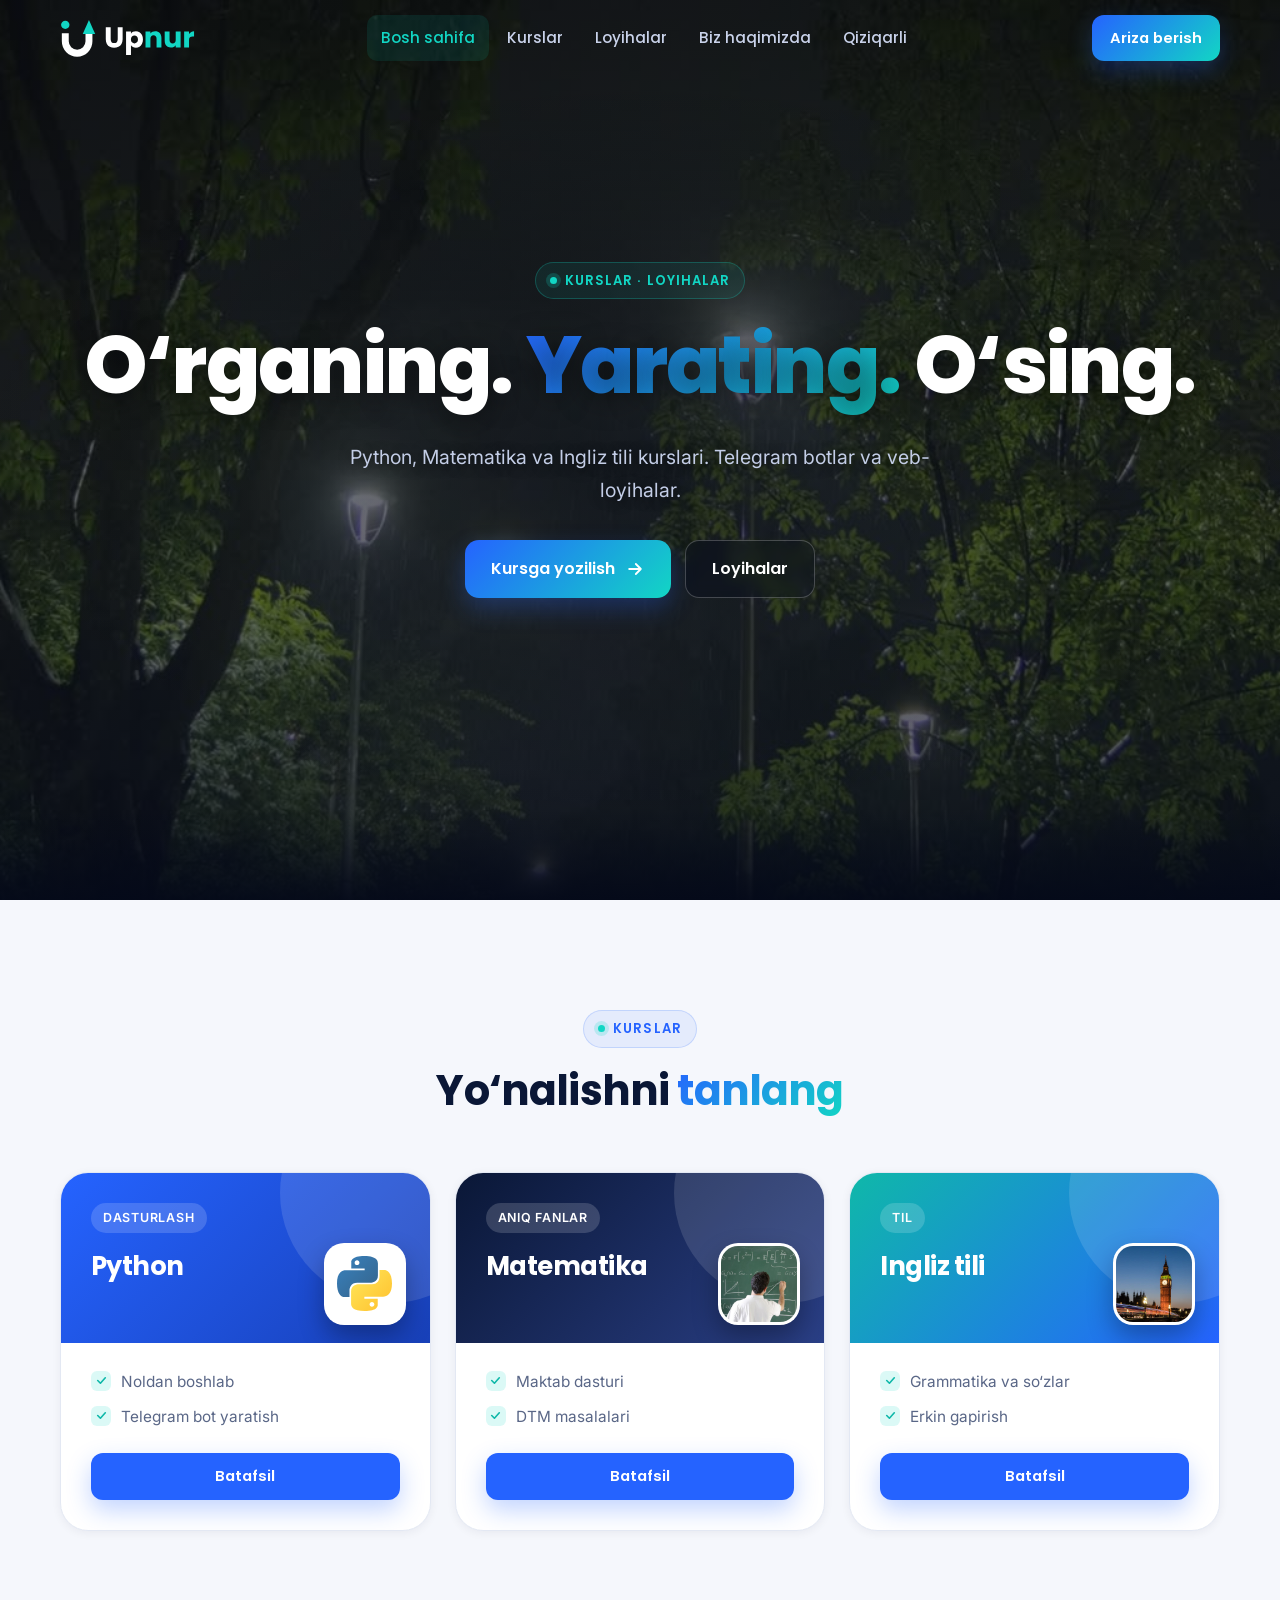
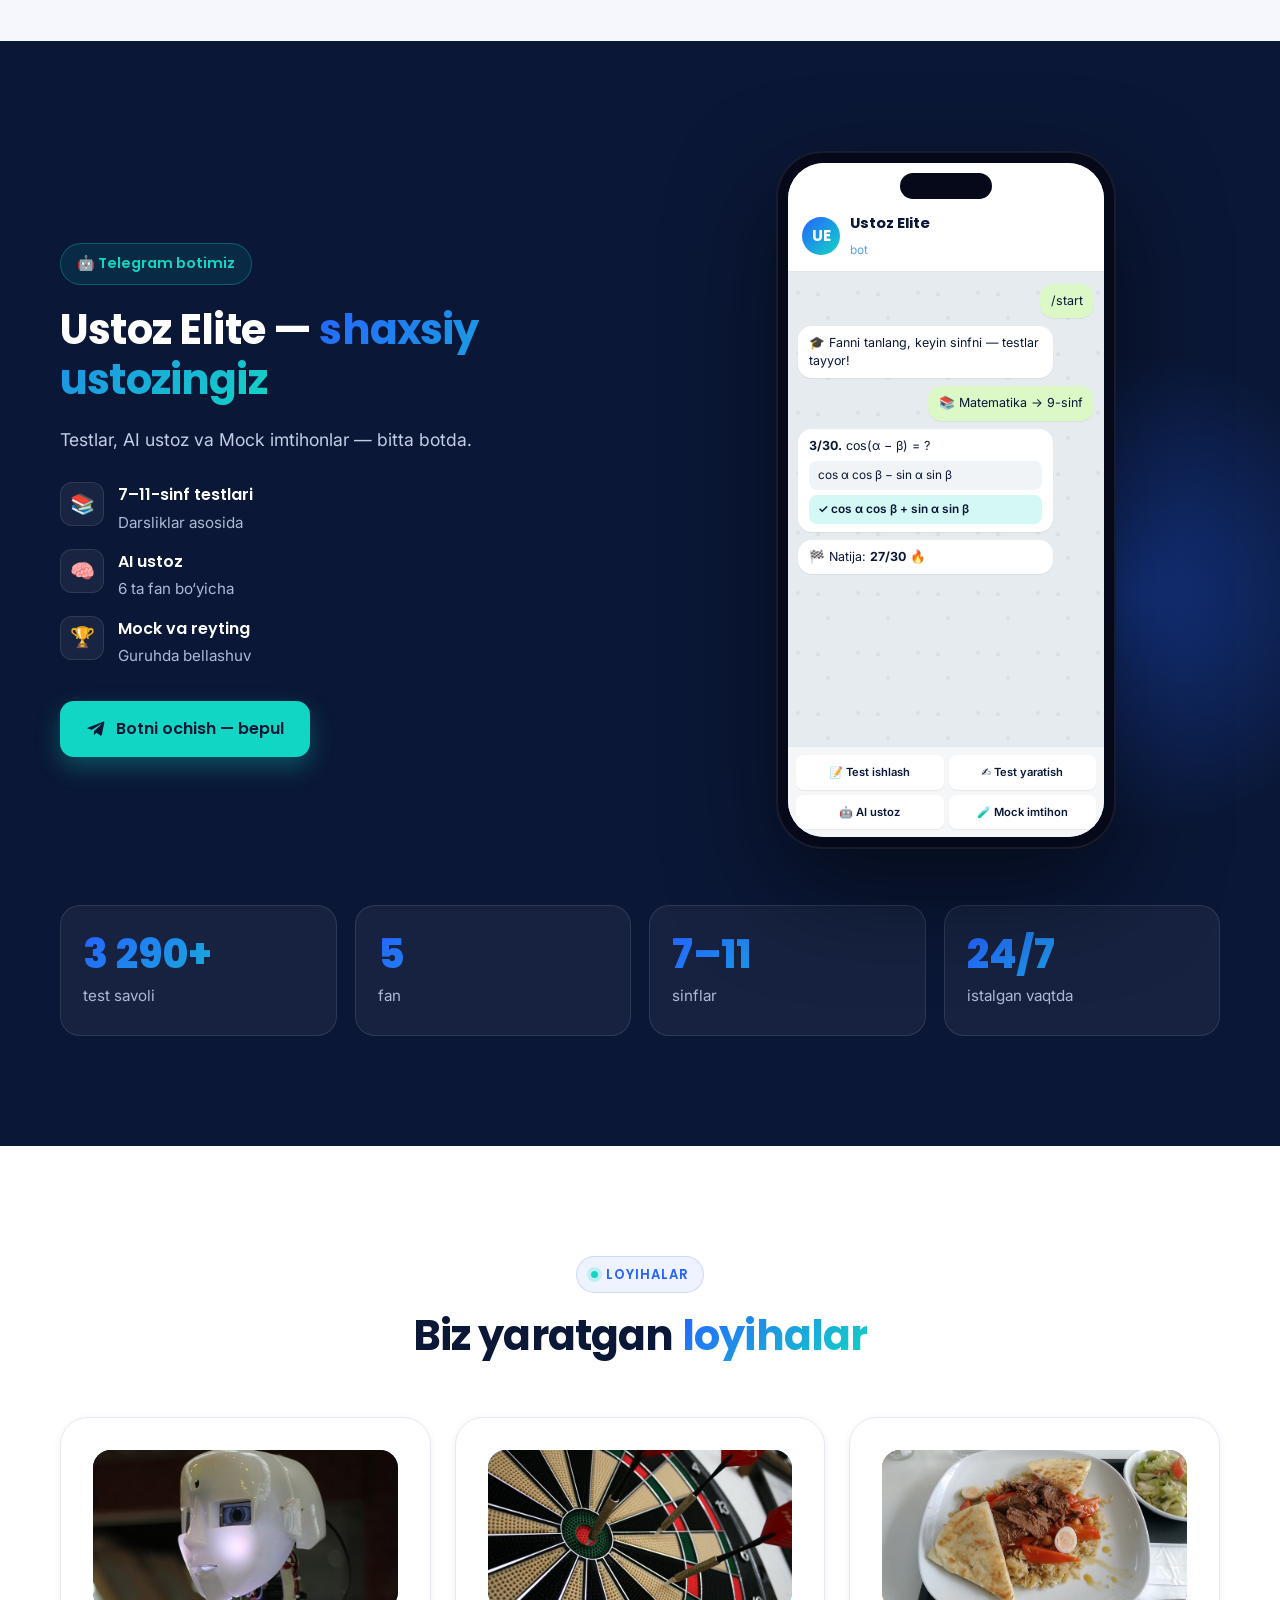
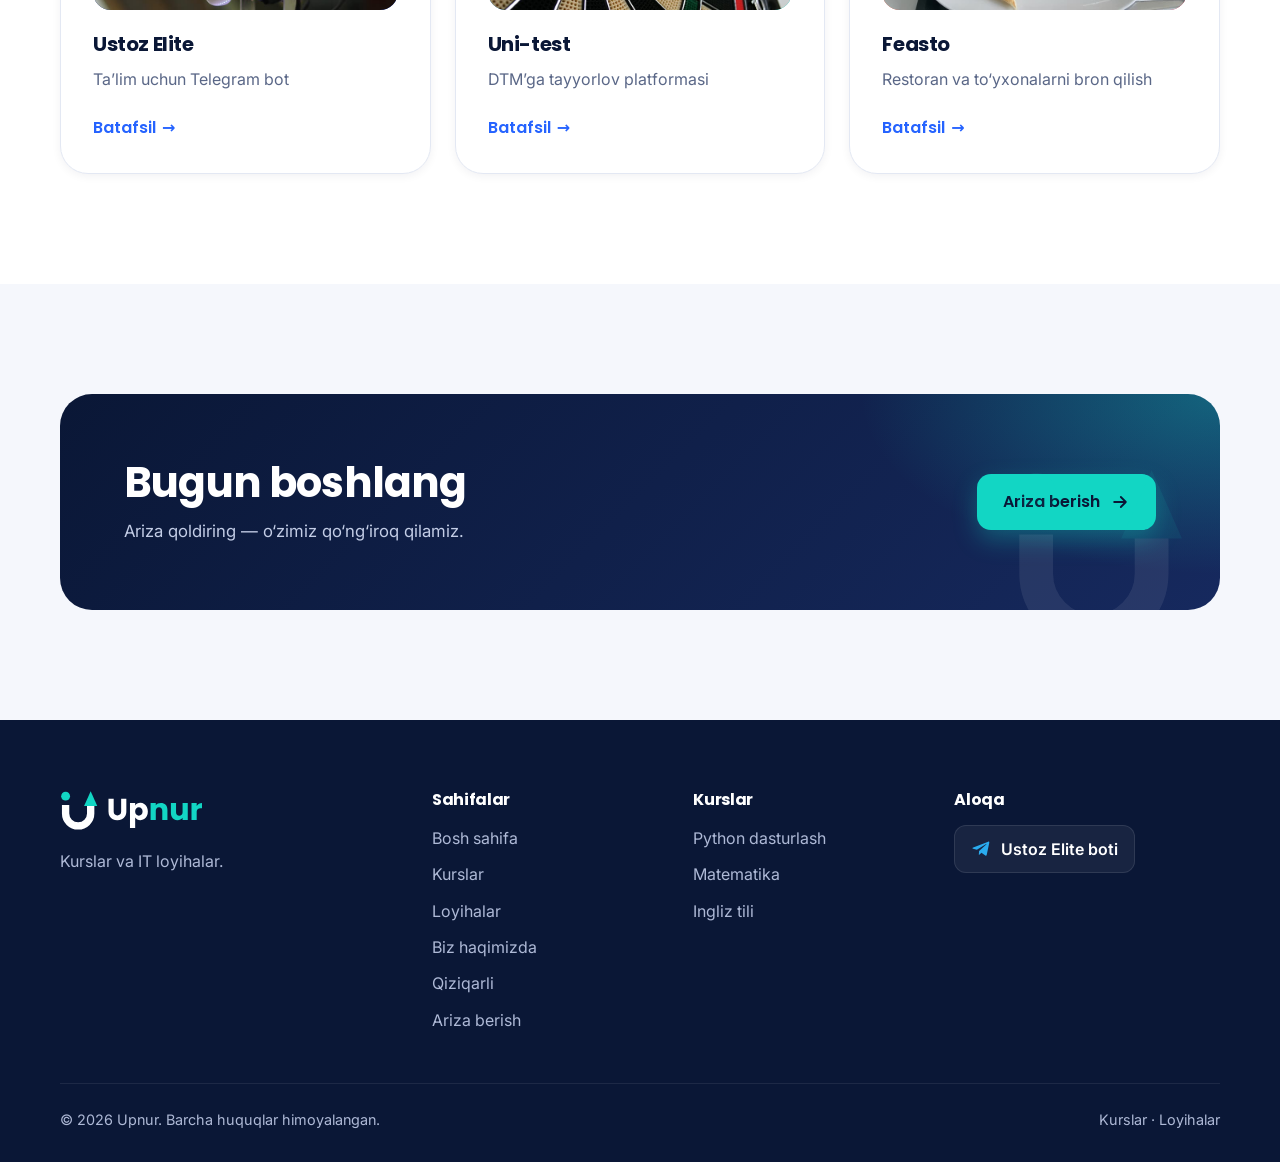
<file: index.html>
<!doctype html>
<html lang="uz">
<head>
<meta charset="utf-8">
<meta name="viewport" content="width=device-width, initial-scale=1, viewport-fit=cover">
<title>Upnur — kurslar va IT loyihalar</title>
<meta name="description" content="Python, Matematika va Ingliz tili kurslari. Telegram botlar va veb-loyihalar.">
<meta name="theme-color" content="#0A1736">
<meta property="og:type" content="website">
<meta property="og:title" content="Upnur — kurslar va IT loyihalar">
<meta property="og:description" content="Python, Matematika va Ingliz tili kurslari. Telegram botlar va veb-loyihalar.">
<meta property="og:image" content="assets/img/og.png">
<link rel="icon" type="image/svg+xml" href="assets/img/icon.svg">
<link rel="apple-touch-icon" href="assets/img/apple-touch-icon.png">
<link rel="preconnect" href="https://fonts.googleapis.com">
<link rel="preconnect" href="https://fonts.gstatic.com" crossorigin>
<link href="https://fonts.googleapis.com/css2?family=Inter:wght@400;500;600&family=JetBrains+Mono:wght@400;500&family=Poppins:wght@500;600;700;800&display=swap" rel="stylesheet">
<link rel="stylesheet" href="css/style.css">
</head>
<body>
<a class="hp" href="#main">Asosiy mazmunga o'tish</a>
<header class="header header--dark">
  <div class="container header__inner">
    <a class="logo" href="index.html" aria-label="Upnur — bosh sahifa">
      <img class="logo--dark" src="assets/img/logo.svg" alt="Upnur" width="200" height="56">
      <img class="logo--light" src="assets/img/logo-white.svg" alt="Upnur" width="200" height="56">
    </a>
    <nav class="nav" aria-label="Asosiy menyu"><a href="index.html" class="is-active" aria-current="page">Bosh sahifa</a><a href="kurslar.html">Kurslar</a><a href="loyihalar.html">Loyihalar</a><a href="biz-haqimizda.html">Biz haqimizda</a><a href="qiziqarli.html">Qiziqarli</a></nav>
    <div class="header__cta">
      <a class="btn btn--grad btn--sm" href="ariza.html">Ariza berish</a>
      <button class="burger" type="button" aria-label="Menyu" aria-expanded="false"><span></span></button>
    </div>
  </div>
</header>
<div class="mobile-menu" role="dialog" aria-label="Menyu">
  <a class="m-link is-active" href="index.html">Bosh sahifa</a><a class="m-link" href="kurslar.html">Kurslar</a><a class="m-link" href="loyihalar.html">Loyihalar</a><a class="m-link" href="biz-haqimizda.html">Biz haqimizda</a><a class="m-link" href="qiziqarli.html">Qiziqarli</a>
  <a class="m-link" href="ariza.html">Ariza berish</a>
  <a class="btn btn--teal btn--block" data-elite href="https://t.me/educomibot" target="_blank" rel="noopener"><svg viewBox="0 0 24 24" fill="currentColor" aria-hidden="true"><path d="M21.94 4.6 18.9 19.04c-.23 1.02-.83 1.27-1.69.79l-4.66-3.43-2.25 2.16c-.25.25-.46.46-.94.46l.33-4.74 8.63-7.8c.38-.33-.08-.52-.58-.19L7.07 13.0 2.48 11.57c-1-.31-1.02-1 .21-1.48L20.6 3.2c.83-.31 1.56.19 1.34 1.4z"/></svg> Ustoz Elite botini ochish</a>
</div>
<main id="main">
<!-- ============ HERO: yomg'irli tungi tabiat ============ -->
<section class="hero hero--rain">
  <video class="rain-video" autoplay muted loop playsinline preload="auto" poster="assets/img/real/rain-poster.jpg" aria-hidden="true">
    <source src="assets/video/rain.mp4" type="video/mp4">
  </video>
  <div class="shade" aria-hidden="true"></div>
  <div class="container hero__center">
    <span class="eyebrow">Kurslar · Loyihalar</span>
    <h1>O‘rganing. <span class="grad-text">Yarating.</span> O‘sing.</h1>
    <p class="hero__lead">Python, Matematika va Ingliz tili kurslari. Telegram botlar va veb-loyihalar.</p>
    <div class="btn-row">
      <a class="btn btn--grad" href="ariza.html">Kursga yozilish <svg viewBox="0 0 24 24" fill="none" stroke="currentColor" stroke-width="2.2" stroke-linecap="round" stroke-linejoin="round" aria-hidden="true"><path d="M5 12h14M13 6l6 6-6 6"/></svg></a>
      <a class="btn btn--ghost" href="loyihalar.html">Loyihalar</a>
    </div>
  </div>
</section>

<!-- ============ KURSLAR ============ -->
<section class="section">
  <div class="container">
    <div class="section-head reveal">
      <span class="eyebrow">Kurslar</span>
      <h2>Yo‘nalishni <span class="grad-text">tanlang</span></h2>
    </div>
    <div class="grid grid-3">
      <article class="card course course--py reveal">
        <div class="course__top"><span class="tag">Dasturlash</span><h3>Python</h3><span class="course__emoji"><img class="ph ph--logo" src="assets/img/real/python.svg" alt="" loading="lazy"></span></div>
        <div class="course__body">
          <ul><li>Noldan boshlab</li><li>Telegram bot yaratish</li></ul>
          <a class="btn btn--sm" href="kurslar.html#python">Batafsil</a>
        </div>
      </article>
      <article class="card course course--math reveal" data-delay="1">
        <div class="course__top"><span class="tag">Aniq fanlar</span><h3>Matematika</h3><span class="course__emoji"><img class="ph" src="assets/img/real/math.jpg" alt="" loading="lazy"></span></div>
        <div class="course__body">
          <ul><li>Maktab dasturi</li><li>DTM masalalari</li></ul>
          <a class="btn btn--sm" href="kurslar.html#matematika">Batafsil</a>
        </div>
      </article>
      <article class="card course course--eng reveal" data-delay="2">
        <div class="course__top"><span class="tag">Til</span><h3>Ingliz tili</h3><span class="course__emoji"><img class="ph" src="assets/img/real/english.jpg" alt="" loading="lazy"></span></div>
        <div class="course__body">
          <ul><li>Grammatika va so‘zlar</li><li>Erkin gapirish</li></ul>
          <a class="btn btn--sm" href="kurslar.html#ingliz">Batafsil</a>
        </div>
      </article>
    </div>
  </div>
</section>

<!-- ============ USTOZ ELITE REKLAMA ============ -->
<section class="section section--dark" id="ustoz-elite">
  <div class="promo__glow"></div>
  <div class="container promo">
    <div class="reveal">
      <span class="promo__badge">🤖 Telegram botimiz</span>
      <h2>Ustoz Elite — <span class="grad-text">shaxsiy ustozingiz</span></h2>
      <p class="promo__lead">Testlar, AI ustoz va Mock imtihonlar — bitta botda.</p>
      <ul class="features">
        <li><span class="f-ic">📚</span><div><b>7–11-sinf testlari</b><span>Darsliklar asosida</span></div></li>
        <li><span class="f-ic">🧠</span><div><b>AI ustoz</b><span>6 ta fan bo‘yicha</span></div></li>
        <li><span class="f-ic">🏆</span><div><b>Mock va reyting</b><span>Guruhda bellashuv</span></div></li>
      </ul>
      <a class="btn btn--teal" data-elite href="https://t.me/educomibot" target="_blank" rel="noopener"><svg viewBox="0 0 24 24" fill="currentColor" aria-hidden="true"><path d="M21.94 4.6 18.9 19.04c-.23 1.02-.83 1.27-1.69.79l-4.66-3.43-2.25 2.16c-.25.25-.46.46-.94.46l.33-4.74 8.63-7.8c.38-.33-.08-.52-.58-.19L7.07 13.0 2.48 11.57c-1-.31-1.02-1 .21-1.48L20.6 3.2c.83-.31 1.56.19 1.34 1.4z"/></svg> Botni ochish — bepul</a>
    </div>
    <div class="reveal" data-delay="1">
      <div class="phone" aria-label="Ustoz Elite boti ko‘rinishi">
        <div class="phone__screen">
          <div class="tg-top"><span class="ava">UE</span><div><b>Ustoz Elite</b><small>bot</small></div></div>
          <div class="tg-chat">
            <div class="msg msg--me">/start</div>
            <div class="msg">🎓 Fanni tanlang, keyin sinfni — testlar tayyor!</div>
            <div class="msg msg--me">📚 Matematika → 9-sinf</div>
            <div class="msg"><b>3/30.</b> cos(α − β) = ?
              <div class="poll"><span>cos α cos β − sin α sin β</span><span class="ok">✓ cos α cos β + sin α sin β</span></div>
            </div>
            <div class="msg">🏁 Natija: <b>27/30</b> 🔥</div>
          </div>
          <div class="tg-kb"><span>📝 Test ishlash</span><span>✍️ Test yaratish</span><span>🤖 AI ustoz</span><span>🧪 Mock imtihon</span></div>
        </div>
      </div>
    </div>
  </div>
  <div class="container" style="margin-top:56px">
    <div class="stats">
      <div class="stat reveal"><b class="grad-text" data-count="3870" data-suffix="+">3 870+</b><span>test savoli</span></div>
      <div class="stat reveal" data-delay="1"><b class="grad-text" data-count="6">6</b><span>fan</span></div>
      <div class="stat reveal" data-delay="2"><b class="grad-text">7–11</b><span>sinflar</span></div>
      <div class="stat reveal" data-delay="3"><b class="grad-text">24/7</b><span>istalgan vaqtda</span></div>
    </div>
  </div>
</section>

<!-- ============ LOYIHALAR ============ -->
<section class="section section--white">
  <div class="container">
    <div class="section-head reveal">
      <span class="eyebrow">Loyihalar</span>
      <h2>Biz yaratgan <span class="grad-text">loyihalar</span></h2>
    </div>
    <div class="grid grid-3">
      <a class="card mini-project reveal" href="loyihalar.html#ustoz-elite">
        <div class="thumb pv-elite"><img class="ph" src="assets/img/real/robot-wide.jpg" alt="" loading="lazy"></div>
        <h3>Ustoz Elite</h3>
        <p>Ta’lim uchun Telegram bot</p>
        <span class="more">Batafsil</span>
      </a>
      <a class="card mini-project reveal" data-delay="1" href="loyihalar.html#uni-test">
        <div class="thumb pv-uni"><img class="ph" src="assets/img/real/target-wide.jpg" alt="" loading="lazy"></div>
        <h3>Uni-test</h3>
        <p>DTM’ga tayyorlov platformasi</p>
        <span class="more">Batafsil</span>
      </a>
      <a class="card mini-project reveal" data-delay="2" href="loyihalar.html#feasto">
        <div class="thumb pv-feasto"><img class="ph" src="assets/img/real/food-wide.jpg" alt="" loading="lazy"></div>
        <h3>Feasto</h3>
        <p>Restoran va to‘yxonalarni bron qilish</p>
        <span class="more">Batafsil</span>
      </a>
    </div>
  </div>
</section>

<!-- ============ CTA ============ -->
<section class="section">
  <div class="container">
    <div class="cta reveal">
      <div>
        <h2>Bugun boshlang</h2>
        <p>Ariza qoldiring — o‘zimiz qo‘ng‘iroq qilamiz.</p>
      </div>
      <a class="btn btn--teal" href="ariza.html">Ariza berish <svg viewBox="0 0 24 24" fill="none" stroke="currentColor" stroke-width="2.2" stroke-linecap="round" stroke-linejoin="round" aria-hidden="true"><path d="M5 12h14M13 6l6 6-6 6"/></svg></a>
      <img class="cta__deco" src="assets/img/icon-white.svg" alt="">
    </div>
  </div>
</section>
</main>
<footer class="footer">
  <div class="container">
    <div class="footer__grid">
      <div>
        <a class="footer__logo" href="index.html"><img src="assets/img/logo-white.svg" alt="Upnur" width="200" height="56"></a>
        <p>Kurslar va IT loyihalar.</p>
      </div>
      <div>
        <h4>Sahifalar</h4>
        <ul><li><a href="index.html">Bosh sahifa</a></li><li><a href="kurslar.html">Kurslar</a></li><li><a href="loyihalar.html">Loyihalar</a></li><li><a href="biz-haqimizda.html">Biz haqimizda</a></li><li><a href="qiziqarli.html">Qiziqarli</a></li><li><a href="ariza.html">Ariza berish</a></li></ul>
      </div>
      <div>
        <h4>Kurslar</h4>
        <ul>
          <li><a href="kurslar.html#python">Python dasturlash</a></li>
          <li><a href="kurslar.html#matematika">Matematika</a></li>
          <li><a href="kurslar.html#ingliz">Ingliz tili</a></li>
        </ul>
      </div>
      <div>
        <h4>Aloqa</h4>
                <a class="tg-link" data-elite href="https://t.me/educomibot" target="_blank" rel="noopener"><svg viewBox="0 0 24 24" fill="currentColor" aria-hidden="true"><path d="M21.94 4.6 18.9 19.04c-.23 1.02-.83 1.27-1.69.79l-4.66-3.43-2.25 2.16c-.25.25-.46.46-.94.46l.33-4.74 8.63-7.8c.38-.33-.08-.52-.58-.19L7.07 13.0 2.48 11.57c-1-.31-1.02-1 .21-1.48L20.6 3.2c.83-.31 1.56.19 1.34 1.4z"/></svg> Ustoz Elite boti</a>
      </div>
    </div>
    <div class="footer__bottom">
      <span>© <span data-year>2026</span> Upnur. Barcha huquqlar himoyalangan.</span>
      <span>Kurslar · Loyihalar</span>
    </div>
  </div>
</footer>
<div class="mobile-cta">
  <a class="btn btn--grad" href="ariza.html">Ariza berish</a>
  <a class="btn btn--ghost" data-elite href="https://t.me/educomibot" target="_blank" rel="noopener"><svg viewBox="0 0 24 24" fill="currentColor" aria-hidden="true"><path d="M21.94 4.6 18.9 19.04c-.23 1.02-.83 1.27-1.69.79l-4.66-3.43-2.25 2.16c-.25.25-.46.46-.94.46l.33-4.74 8.63-7.8c.38-.33-.08-.52-.58-.19L7.07 13.0 2.48 11.57c-1-.31-1.02-1 .21-1.48L20.6 3.2c.83-.31 1.56.19 1.34 1.4z"/></svg> Bot</a>
</div>
<script src="js/config.js"></script>
<script src="js/main.js"></script>
</body>
</html>
</file>
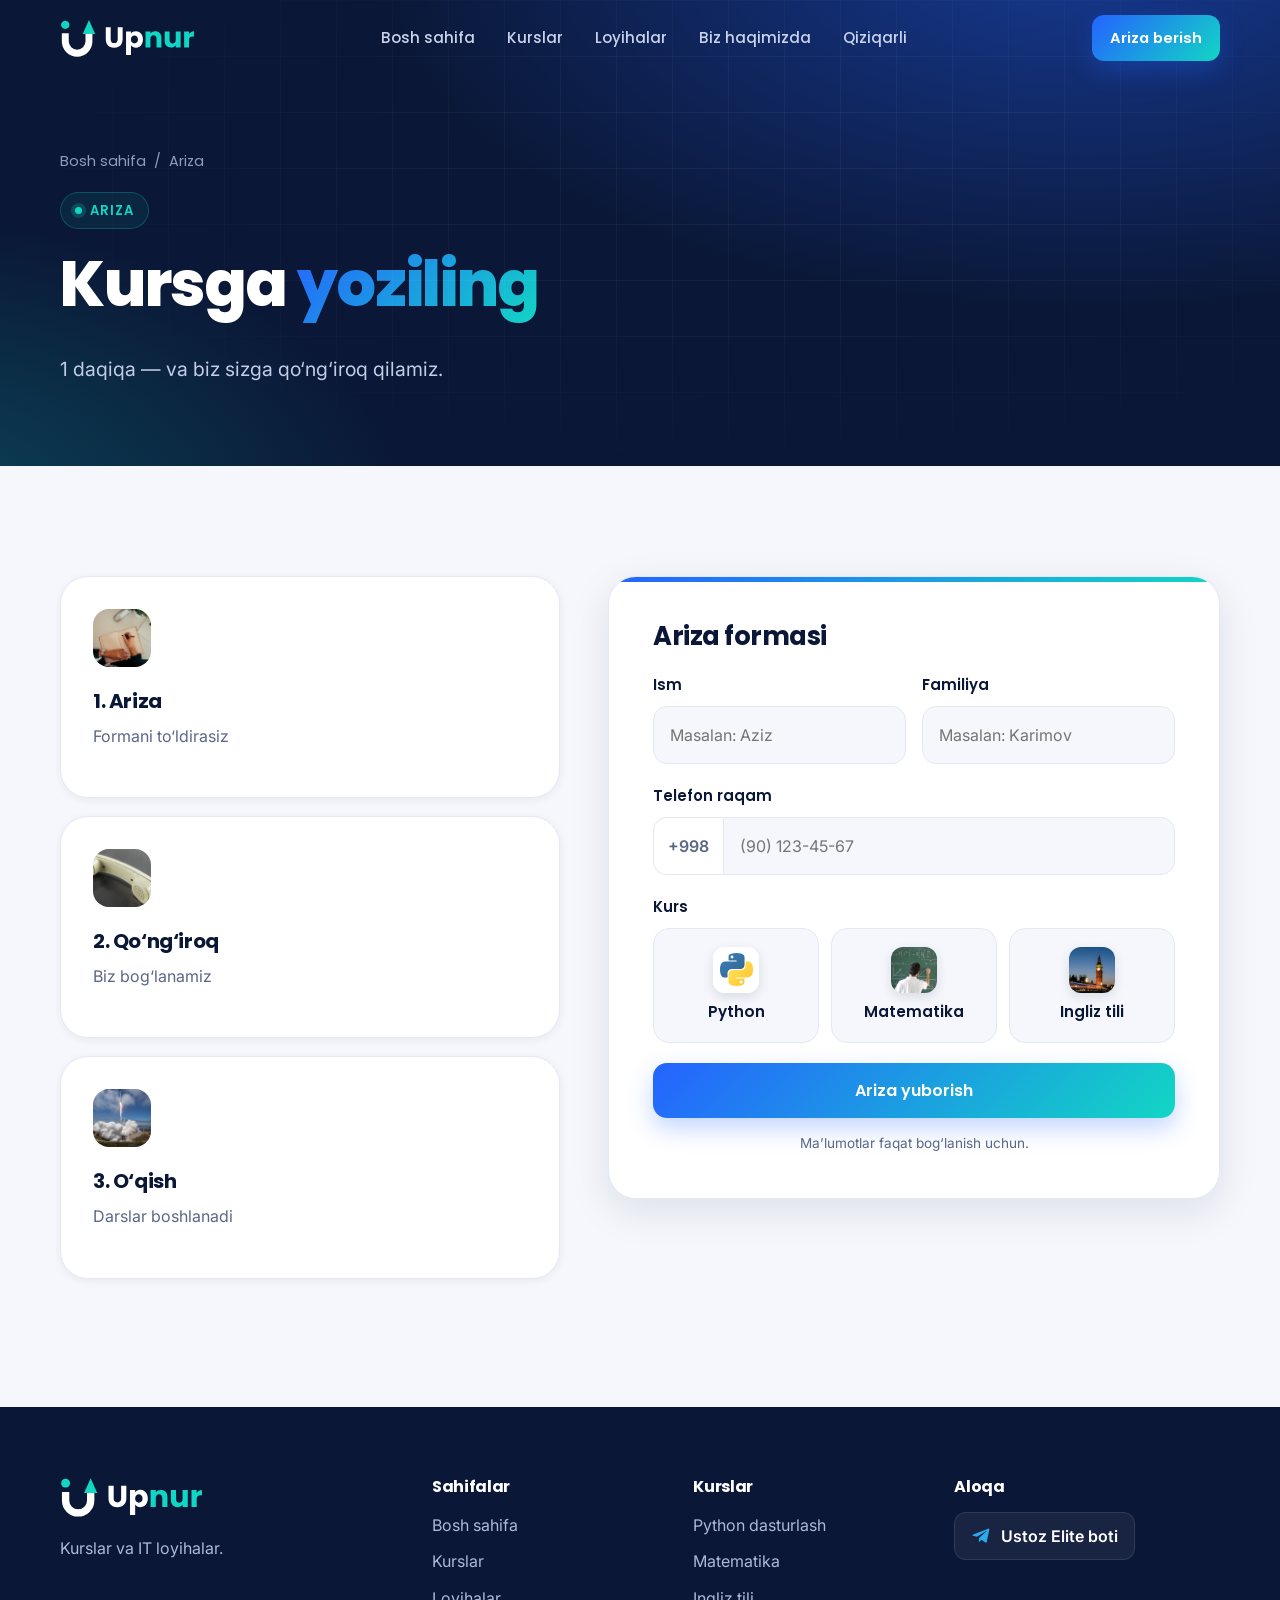
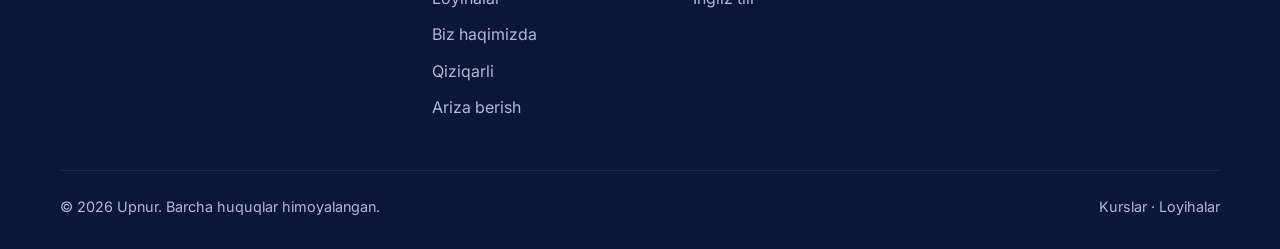
<file: ariza.html>
<!doctype html>
<html lang="uz">
<head>
<meta charset="utf-8">
<meta name="viewport" content="width=device-width, initial-scale=1, viewport-fit=cover">
<title>Kursga ariza berish | Upnur</title>
<meta name="description" content="Kursga ariza qoldiring — tez orada bog‘lanamiz.">
<meta name="theme-color" content="#0A1736">
<meta property="og:type" content="website">
<meta property="og:title" content="Kursga ariza berish | Upnur">
<meta property="og:description" content="Kursga ariza qoldiring — tez orada bog‘lanamiz.">
<meta property="og:image" content="assets/img/og.png">
<link rel="icon" type="image/svg+xml" href="assets/img/icon.svg">
<link rel="apple-touch-icon" href="assets/img/apple-touch-icon.png">
<link rel="preconnect" href="https://fonts.googleapis.com">
<link rel="preconnect" href="https://fonts.gstatic.com" crossorigin>
<link href="https://fonts.googleapis.com/css2?family=Inter:wght@400;500;600&family=JetBrains+Mono:wght@400;500&family=Poppins:wght@500;600;700;800&display=swap" rel="stylesheet">
<link rel="stylesheet" href="css/style.css">
</head>
<body>
<a class="hp" href="#main">Asosiy mazmunga o'tish</a>
<header class="header header--dark">
  <div class="container header__inner">
    <a class="logo" href="index.html" aria-label="Upnur — bosh sahifa">
      <img class="logo--dark" src="assets/img/logo.svg" alt="Upnur" width="200" height="56">
      <img class="logo--light" src="assets/img/logo-white.svg" alt="Upnur" width="200" height="56">
    </a>
    <nav class="nav" aria-label="Asosiy menyu"><a href="index.html">Bosh sahifa</a><a href="kurslar.html">Kurslar</a><a href="loyihalar.html">Loyihalar</a><a href="biz-haqimizda.html">Biz haqimizda</a><a href="qiziqarli.html">Qiziqarli</a></nav>
    <div class="header__cta">
      <a class="btn btn--grad btn--sm" href="ariza.html">Ariza berish</a>
      <button class="burger" type="button" aria-label="Menyu" aria-expanded="false"><span></span></button>
    </div>
  </div>
</header>
<div class="mobile-menu" role="dialog" aria-label="Menyu">
  <a class="m-link" href="index.html">Bosh sahifa</a><a class="m-link" href="kurslar.html">Kurslar</a><a class="m-link" href="loyihalar.html">Loyihalar</a><a class="m-link" href="biz-haqimizda.html">Biz haqimizda</a><a class="m-link" href="qiziqarli.html">Qiziqarli</a>
  <a class="m-link" href="ariza.html">Ariza berish</a>
  <a class="btn btn--teal btn--block" data-elite href="https://t.me/educomibot" target="_blank" rel="noopener"><svg viewBox="0 0 24 24" fill="currentColor" aria-hidden="true"><path d="M21.94 4.6 18.9 19.04c-.23 1.02-.83 1.27-1.69.79l-4.66-3.43-2.25 2.16c-.25.25-.46.46-.94.46l.33-4.74 8.63-7.8c.38-.33-.08-.52-.58-.19L7.07 13.0 2.48 11.57c-1-.31-1.02-1 .21-1.48L20.6 3.2c.83-.31 1.56.19 1.34 1.4z"/></svg> Ustoz Elite botini ochish</a>
</div>
<main id="main">
<section class="hero page-hero">
  <div class="container">
    <nav class="crumbs" aria-label="Yo‘l"><a href="index.html">Bosh sahifa</a><span>/</span><span>Ariza</span></nav>
    <span class="eyebrow">Ariza</span>
    <h1>Kursga <span class="grad-text">yoziling</span></h1>
    <p class="hero__lead">1 daqiqa — va biz sizga qo‘ng‘iroq qilamiz.</p>
  </div>
</section>

<section class="section">
  <div class="container apply">
    <div class="apply__info">
      <div class="card reveal"><div class="icon"><img class="ph" src="assets/img/real/note.jpg" alt="" loading="lazy"></div><h3>1. Ariza</h3><p>Formani to‘ldirasiz</p></div>
      <div class="card reveal" data-delay="1"><div class="icon icon--teal"><img class="ph" src="assets/img/real/phone.jpg" alt="" loading="lazy"></div><h3>2. Qo‘ng‘iroq</h3><p>Biz bog‘lanamiz</p></div>
      <div class="card reveal" data-delay="2"><div class="icon icon--navy"><img class="ph" src="assets/img/real/rocket.jpg" alt="" loading="lazy"></div><h3>3. O‘qish</h3><p>Darslar boshlanadi</p></div>
    </div>

    <div class="form-card reveal" data-delay="1">
      <form id="ariza-form" novalidate>
        <div class="form-body">
          <h2 style="font-size:1.6rem;margin-bottom:6px">Ariza formasi</h2>
          <p style="margin-bottom:22px"></p>
          <div class="form-alert" role="alert"></div>

          <div class="row-2">
            <div class="field" data-field="ism">
              <label for="ism">Ism</label>
              <input id="ism" name="ism" type="text" autocomplete="given-name" placeholder="Masalan: Aziz" maxlength="40" required>
              <div class="err">Ismingizni kiriting</div>
            </div>
            <div class="field" data-field="familiya">
              <label for="familiya">Familiya</label>
              <input id="familiya" name="familiya" type="text" autocomplete="family-name" placeholder="Masalan: Karimov" maxlength="40" required>
              <div class="err">Familiyangizni kiriting</div>
            </div>
          </div>

          <div class="field" data-field="phone">
            <label for="phone">Telefon raqam</label>
            <div class="phone-input">
              <span class="pfx">+998</span>
              <input id="phone" name="phone" type="tel" inputmode="numeric" autocomplete="tel-national" placeholder="(90) 123-45-67" required>
            </div>
            <div class="err">Telefon raqamini kiriting</div>
          </div>

          <div class="field" data-field="kurs">
            <span class="label" id="kurs-label">Kurs</span>
            <div class="course-pick" role="radiogroup" aria-labelledby="kurs-label">
              <input type="radio" name="kurs" id="k-python" value="python"><label for="k-python"><span class="e"><img class="ph ph--logo" src="assets/img/real/python.svg" alt="" loading="lazy"></span>Python</label>
              <input type="radio" name="kurs" id="k-math" value="matematika"><label for="k-math"><span class="e"><img class="ph" src="assets/img/real/math.jpg" alt="" loading="lazy"></span>Matematika</label>
              <input type="radio" name="kurs" id="k-eng" value="ingliz"><label for="k-eng"><span class="e"><img class="ph" src="assets/img/real/english.jpg" alt="" loading="lazy"></span>Ingliz tili</label>
            </div>
            <div class="err">Kursni tanlang</div>
          </div>

          <div class="hp" aria-hidden="true"><label for="website">Sayt</label><input id="website" name="website" type="text" tabindex="-1" autocomplete="off"></div>

          <button class="btn btn--grad btn--block" type="submit"><span class="spinner"></span><span class="lbl">Ariza yuborish</span></button>
          <p class="form-note">Ma’lumotlar faqat bog‘lanish uchun.</p>
        </div>
      </form>

      <div class="success" role="status" aria-live="polite">
        <div class="success__ic"><svg viewBox="0 0 24 24" fill="none" stroke="currentColor" stroke-width="3" stroke-linecap="round" stroke-linejoin="round"><path d="M5 12.5l4.5 4.5L19 7.5"/></svg></div>
        <h2 style="font-size:1.7rem">Rahmat, <span data-name></span>!</h2>
        <p style="color:var(--muted)">Ariza qabul qilindi: <b data-course></b>.<br>Tez orada bog‘lanamiz.</p>
        <div class="btn-row" style="justify-content:center">
          <a class="btn btn--teal" data-elite href="https://t.me/educomibot" target="_blank" rel="noopener"><svg viewBox="0 0 24 24" fill="currentColor" aria-hidden="true"><path d="M21.94 4.6 18.9 19.04c-.23 1.02-.83 1.27-1.69.79l-4.66-3.43-2.25 2.16c-.25.25-.46.46-.94.46l.33-4.74 8.63-7.8c.38-.33-.08-.52-.58-.19L7.07 13.0 2.48 11.57c-1-.31-1.02-1 .21-1.48L20.6 3.2c.83-.31 1.56.19 1.34 1.4z"/></svg> Botni ochish</a>
          <button class="btn btn--ghost" type="button" data-again>Yana ariza</button>
        </div>
      </div>
    </div>
  </div>
</section>
</main>
<footer class="footer">
  <div class="container">
    <div class="footer__grid">
      <div>
        <a class="footer__logo" href="index.html"><img src="assets/img/logo-white.svg" alt="Upnur" width="200" height="56"></a>
        <p>Kurslar va IT loyihalar.</p>
      </div>
      <div>
        <h4>Sahifalar</h4>
        <ul><li><a href="index.html">Bosh sahifa</a></li><li><a href="kurslar.html">Kurslar</a></li><li><a href="loyihalar.html">Loyihalar</a></li><li><a href="biz-haqimizda.html">Biz haqimizda</a></li><li><a href="qiziqarli.html">Qiziqarli</a></li><li><a href="ariza.html">Ariza berish</a></li></ul>
      </div>
      <div>
        <h4>Kurslar</h4>
        <ul>
          <li><a href="kurslar.html#python">Python dasturlash</a></li>
          <li><a href="kurslar.html#matematika">Matematika</a></li>
          <li><a href="kurslar.html#ingliz">Ingliz tili</a></li>
        </ul>
      </div>
      <div>
        <h4>Aloqa</h4>
                <a class="tg-link" data-elite href="https://t.me/educomibot" target="_blank" rel="noopener"><svg viewBox="0 0 24 24" fill="currentColor" aria-hidden="true"><path d="M21.94 4.6 18.9 19.04c-.23 1.02-.83 1.27-1.69.79l-4.66-3.43-2.25 2.16c-.25.25-.46.46-.94.46l.33-4.74 8.63-7.8c.38-.33-.08-.52-.58-.19L7.07 13.0 2.48 11.57c-1-.31-1.02-1 .21-1.48L20.6 3.2c.83-.31 1.56.19 1.34 1.4z"/></svg> Ustoz Elite boti</a>
      </div>
    </div>
    <div class="footer__bottom">
      <span>© <span data-year>2026</span> Upnur. Barcha huquqlar himoyalangan.</span>
      <span>Kurslar · Loyihalar</span>
    </div>
  </div>
</footer>
<div class="mobile-cta">
  <a class="btn btn--grad" href="ariza.html">Ariza berish</a>
  <a class="btn btn--ghost" data-elite href="https://t.me/educomibot" target="_blank" rel="noopener"><svg viewBox="0 0 24 24" fill="currentColor" aria-hidden="true"><path d="M21.94 4.6 18.9 19.04c-.23 1.02-.83 1.27-1.69.79l-4.66-3.43-2.25 2.16c-.25.25-.46.46-.94.46l.33-4.74 8.63-7.8c.38-.33-.08-.52-.58-.19L7.07 13.0 2.48 11.57c-1-.31-1.02-1 .21-1.48L20.6 3.2c.83-.31 1.56.19 1.34 1.4z"/></svg> Bot</a>
</div>
<script src="js/config.js"></script>
<script src="js/main.js"></script>
<script src="js/ariza.js"></script>
</body>
</html>
</file>
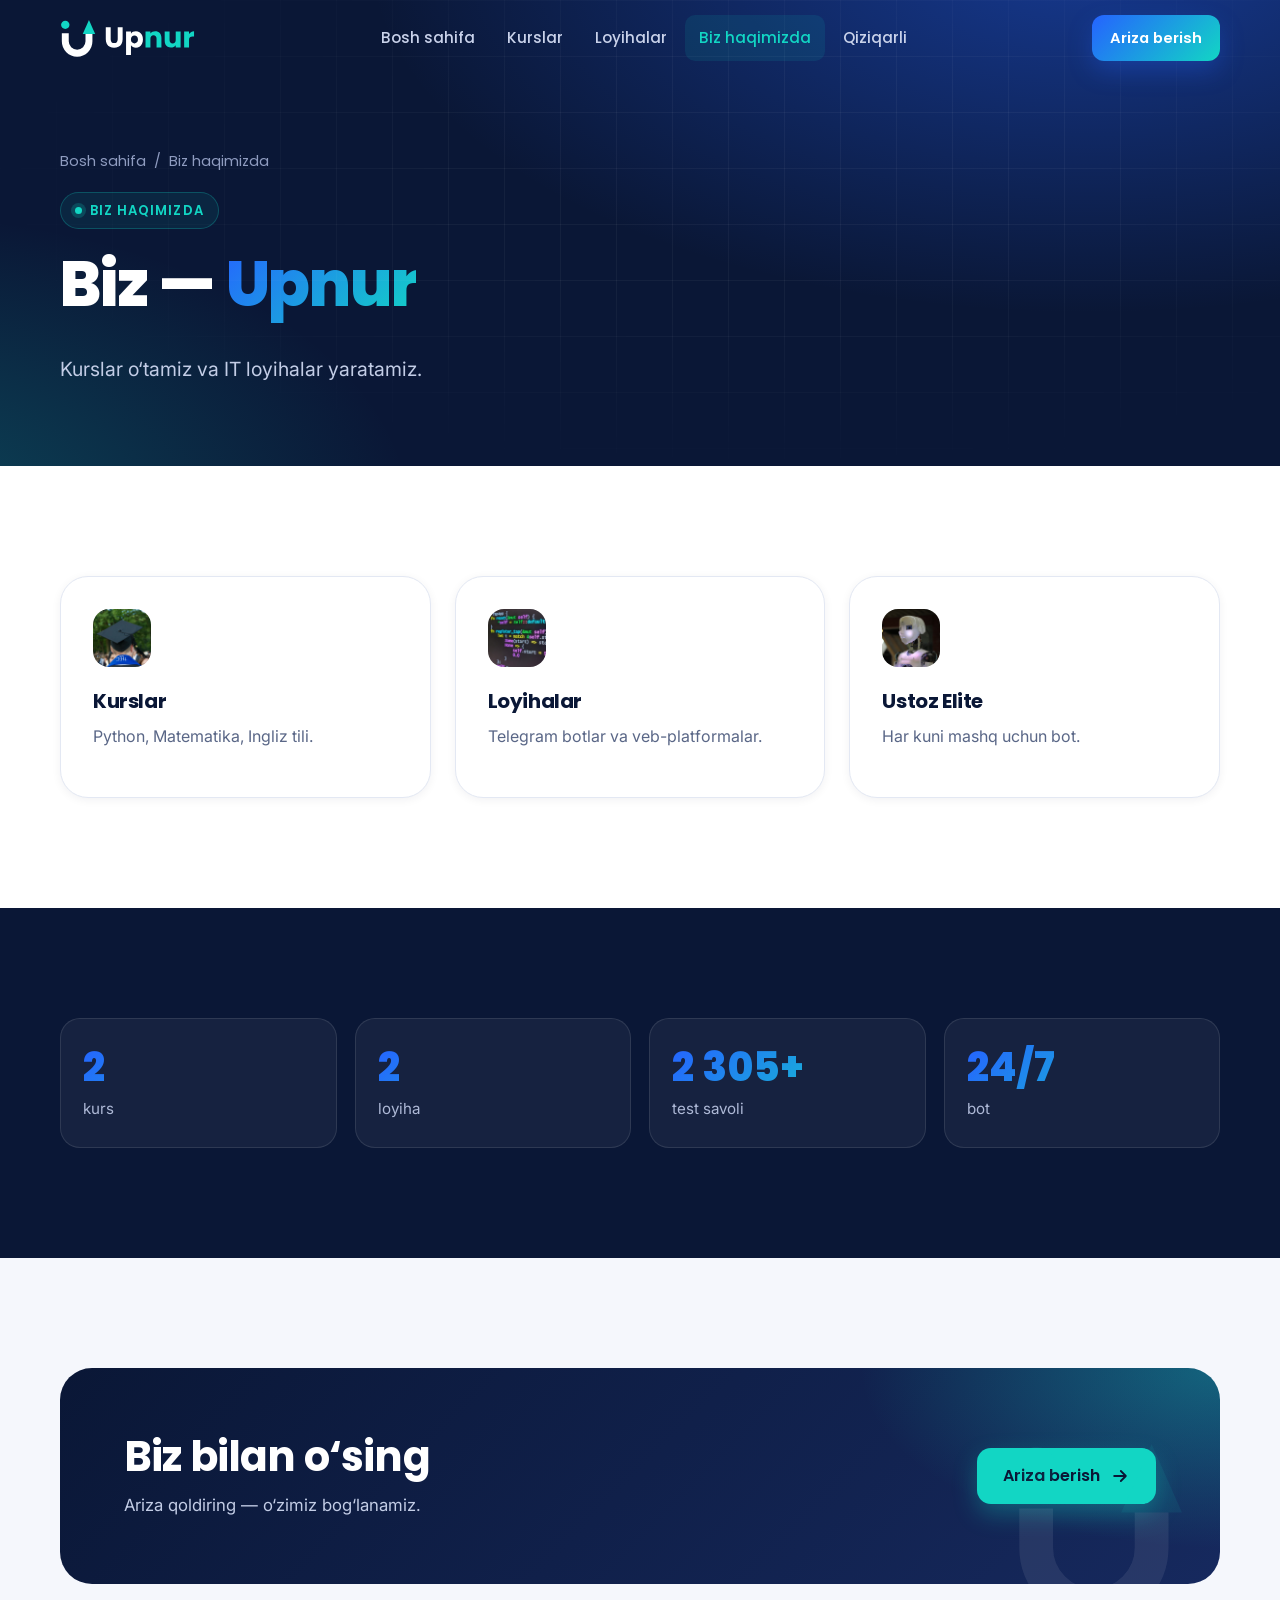
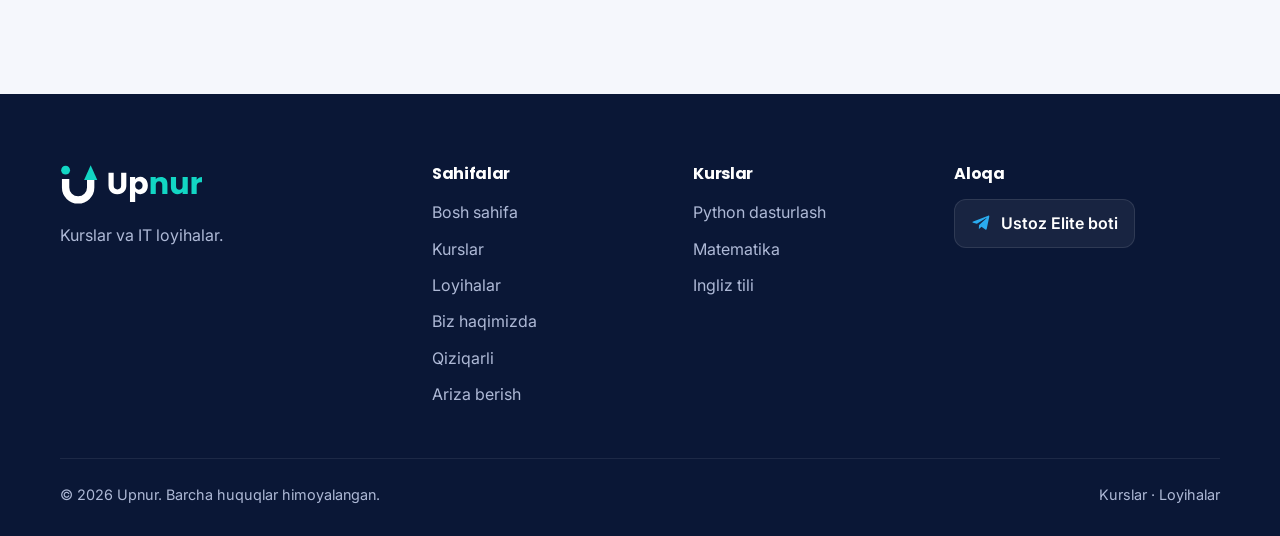
<file: biz-haqimizda.html>
<!doctype html>
<html lang="uz">
<head>
<meta charset="utf-8">
<meta name="viewport" content="width=device-width, initial-scale=1, viewport-fit=cover">
<title>Biz haqimizda | Upnur</title>
<meta name="description" content="Upnur — kurslar va IT loyihalar.">
<meta name="theme-color" content="#0A1736">
<meta property="og:type" content="website">
<meta property="og:title" content="Biz haqimizda | Upnur">
<meta property="og:description" content="Upnur — kurslar va IT loyihalar.">
<meta property="og:image" content="assets/img/og.png">
<link rel="icon" type="image/svg+xml" href="assets/img/icon.svg">
<link rel="apple-touch-icon" href="assets/img/apple-touch-icon.png">
<link rel="preconnect" href="https://fonts.googleapis.com">
<link rel="preconnect" href="https://fonts.gstatic.com" crossorigin>
<link href="https://fonts.googleapis.com/css2?family=Inter:wght@400;500;600&family=JetBrains+Mono:wght@400;500&family=Poppins:wght@500;600;700;800&display=swap" rel="stylesheet">
<link rel="stylesheet" href="css/style.css">
</head>
<body>
<a class="hp" href="#main">Asosiy mazmunga o'tish</a>
<header class="header header--dark">
  <div class="container header__inner">
    <a class="logo" href="index.html" aria-label="Upnur — bosh sahifa">
      <img class="logo--dark" src="assets/img/logo.svg" alt="Upnur" width="200" height="56">
      <img class="logo--light" src="assets/img/logo-white.svg" alt="Upnur" width="200" height="56">
    </a>
    <nav class="nav" aria-label="Asosiy menyu"><a href="index.html">Bosh sahifa</a><a href="kurslar.html">Kurslar</a><a href="loyihalar.html">Loyihalar</a><a href="biz-haqimizda.html" class="is-active" aria-current="page">Biz haqimizda</a><a href="qiziqarli.html">Qiziqarli</a></nav>
    <div class="header__cta">
      <a class="btn btn--grad btn--sm" href="ariza.html">Ariza berish</a>
      <button class="burger" type="button" aria-label="Menyu" aria-expanded="false"><span></span></button>
    </div>
  </div>
</header>
<div class="mobile-menu" role="dialog" aria-label="Menyu">
  <a class="m-link" href="index.html">Bosh sahifa</a><a class="m-link" href="kurslar.html">Kurslar</a><a class="m-link" href="loyihalar.html">Loyihalar</a><a class="m-link is-active" href="biz-haqimizda.html">Biz haqimizda</a><a class="m-link" href="qiziqarli.html">Qiziqarli</a>
  <a class="m-link" href="ariza.html">Ariza berish</a>
  <a class="btn btn--teal btn--block" data-elite href="https://t.me/educomibot" target="_blank" rel="noopener"><svg viewBox="0 0 24 24" fill="currentColor" aria-hidden="true"><path d="M21.94 4.6 18.9 19.04c-.23 1.02-.83 1.27-1.69.79l-4.66-3.43-2.25 2.16c-.25.25-.46.46-.94.46l.33-4.74 8.63-7.8c.38-.33-.08-.52-.58-.19L7.07 13.0 2.48 11.57c-1-.31-1.02-1 .21-1.48L20.6 3.2c.83-.31 1.56.19 1.34 1.4z"/></svg> Ustoz Elite botini ochish</a>
</div>
<main id="main">
<section class="hero page-hero">
  <div class="container">
    <nav class="crumbs" aria-label="Yo‘l"><a href="index.html">Bosh sahifa</a><span>/</span><span>Biz haqimizda</span></nav>
    <span class="eyebrow">Biz haqimizda</span>
    <h1>Biz — <span class="grad-text">Upnur</span></h1>
    <p class="hero__lead">Kurslar o‘tamiz va IT loyihalar yaratamiz.</p>
  </div>
</section>

<section class="section section--white">
  <div class="container">
    <div class="grid grid-3">
      <div class="card reveal"><div class="icon"><img class="ph" src="assets/img/real/cap.jpg" alt="" loading="lazy"></div><h3>Kurslar</h3><p>Python, Matematika, Ingliz tili.</p></div>
      <div class="card reveal" data-delay="1"><div class="icon icon--teal"><img class="ph" src="assets/img/real/code.jpg" alt="" loading="lazy"></div><h3>Loyihalar</h3><p>Telegram botlar va veb-platformalar.</p></div>
      <div class="card reveal" data-delay="2"><div class="icon icon--navy"><img class="ph" src="assets/img/real/robot.jpg" alt="" loading="lazy"></div><h3>Ustoz Elite</h3><p>Har kuni mashq uchun bot.</p></div>
    </div>
  </div>
</section>

<section class="section section--dark">
  <div class="container">
    <div class="stats">
      <div class="stat reveal"><b class="grad-text" data-count="3">3</b><span>kurs</span></div>
      <div class="stat reveal" data-delay="1"><b class="grad-text" data-count="3">3</b><span>loyiha</span></div>
      <div class="stat reveal" data-delay="2"><b class="grad-text" data-count="3870" data-suffix="+">3 870+</b><span>test savoli</span></div>
      <div class="stat reveal" data-delay="3"><b class="grad-text">24/7</b><span>bot</span></div>
    </div>
  </div>
</section>

<section class="section">
  <div class="container">
    <div class="cta reveal">
      <div><h2>Biz bilan o‘sing</h2><p>Ariza qoldiring — o‘zimiz bog‘lanamiz.</p></div>
      <a class="btn btn--teal" href="ariza.html">Ariza berish <svg viewBox="0 0 24 24" fill="none" stroke="currentColor" stroke-width="2.2" stroke-linecap="round" stroke-linejoin="round" aria-hidden="true"><path d="M5 12h14M13 6l6 6-6 6"/></svg></a>
      <img class="cta__deco" src="assets/img/icon-white.svg" alt="">
    </div>
  </div>
</section>
</main>
<footer class="footer">
  <div class="container">
    <div class="footer__grid">
      <div>
        <a class="footer__logo" href="index.html"><img src="assets/img/logo-white.svg" alt="Upnur" width="200" height="56"></a>
        <p>Kurslar va IT loyihalar.</p>
      </div>
      <div>
        <h4>Sahifalar</h4>
        <ul><li><a href="index.html">Bosh sahifa</a></li><li><a href="kurslar.html">Kurslar</a></li><li><a href="loyihalar.html">Loyihalar</a></li><li><a href="biz-haqimizda.html">Biz haqimizda</a></li><li><a href="qiziqarli.html">Qiziqarli</a></li><li><a href="ariza.html">Ariza berish</a></li></ul>
      </div>
      <div>
        <h4>Kurslar</h4>
        <ul>
          <li><a href="kurslar.html#python">Python dasturlash</a></li>
          <li><a href="kurslar.html#matematika">Matematika</a></li>
          <li><a href="kurslar.html#ingliz">Ingliz tili</a></li>
        </ul>
      </div>
      <div>
        <h4>Aloqa</h4>
                <a class="tg-link" data-elite href="https://t.me/educomibot" target="_blank" rel="noopener"><svg viewBox="0 0 24 24" fill="currentColor" aria-hidden="true"><path d="M21.94 4.6 18.9 19.04c-.23 1.02-.83 1.27-1.69.79l-4.66-3.43-2.25 2.16c-.25.25-.46.46-.94.46l.33-4.74 8.63-7.8c.38-.33-.08-.52-.58-.19L7.07 13.0 2.48 11.57c-1-.31-1.02-1 .21-1.48L20.6 3.2c.83-.31 1.56.19 1.34 1.4z"/></svg> Ustoz Elite boti</a>
      </div>
    </div>
    <div class="footer__bottom">
      <span>© <span data-year>2026</span> Upnur. Barcha huquqlar himoyalangan.</span>
      <span>Kurslar · Loyihalar</span>
    </div>
  </div>
</footer>
<div class="mobile-cta">
  <a class="btn btn--grad" href="ariza.html">Ariza berish</a>
  <a class="btn btn--ghost" data-elite href="https://t.me/educomibot" target="_blank" rel="noopener"><svg viewBox="0 0 24 24" fill="currentColor" aria-hidden="true"><path d="M21.94 4.6 18.9 19.04c-.23 1.02-.83 1.27-1.69.79l-4.66-3.43-2.25 2.16c-.25.25-.46.46-.94.46l.33-4.74 8.63-7.8c.38-.33-.08-.52-.58-.19L7.07 13.0 2.48 11.57c-1-.31-1.02-1 .21-1.48L20.6 3.2c.83-.31 1.56.19 1.34 1.4z"/></svg> Bot</a>
</div>
<script src="js/config.js"></script>
<script src="js/main.js"></script>
</body>
</html>
</file>
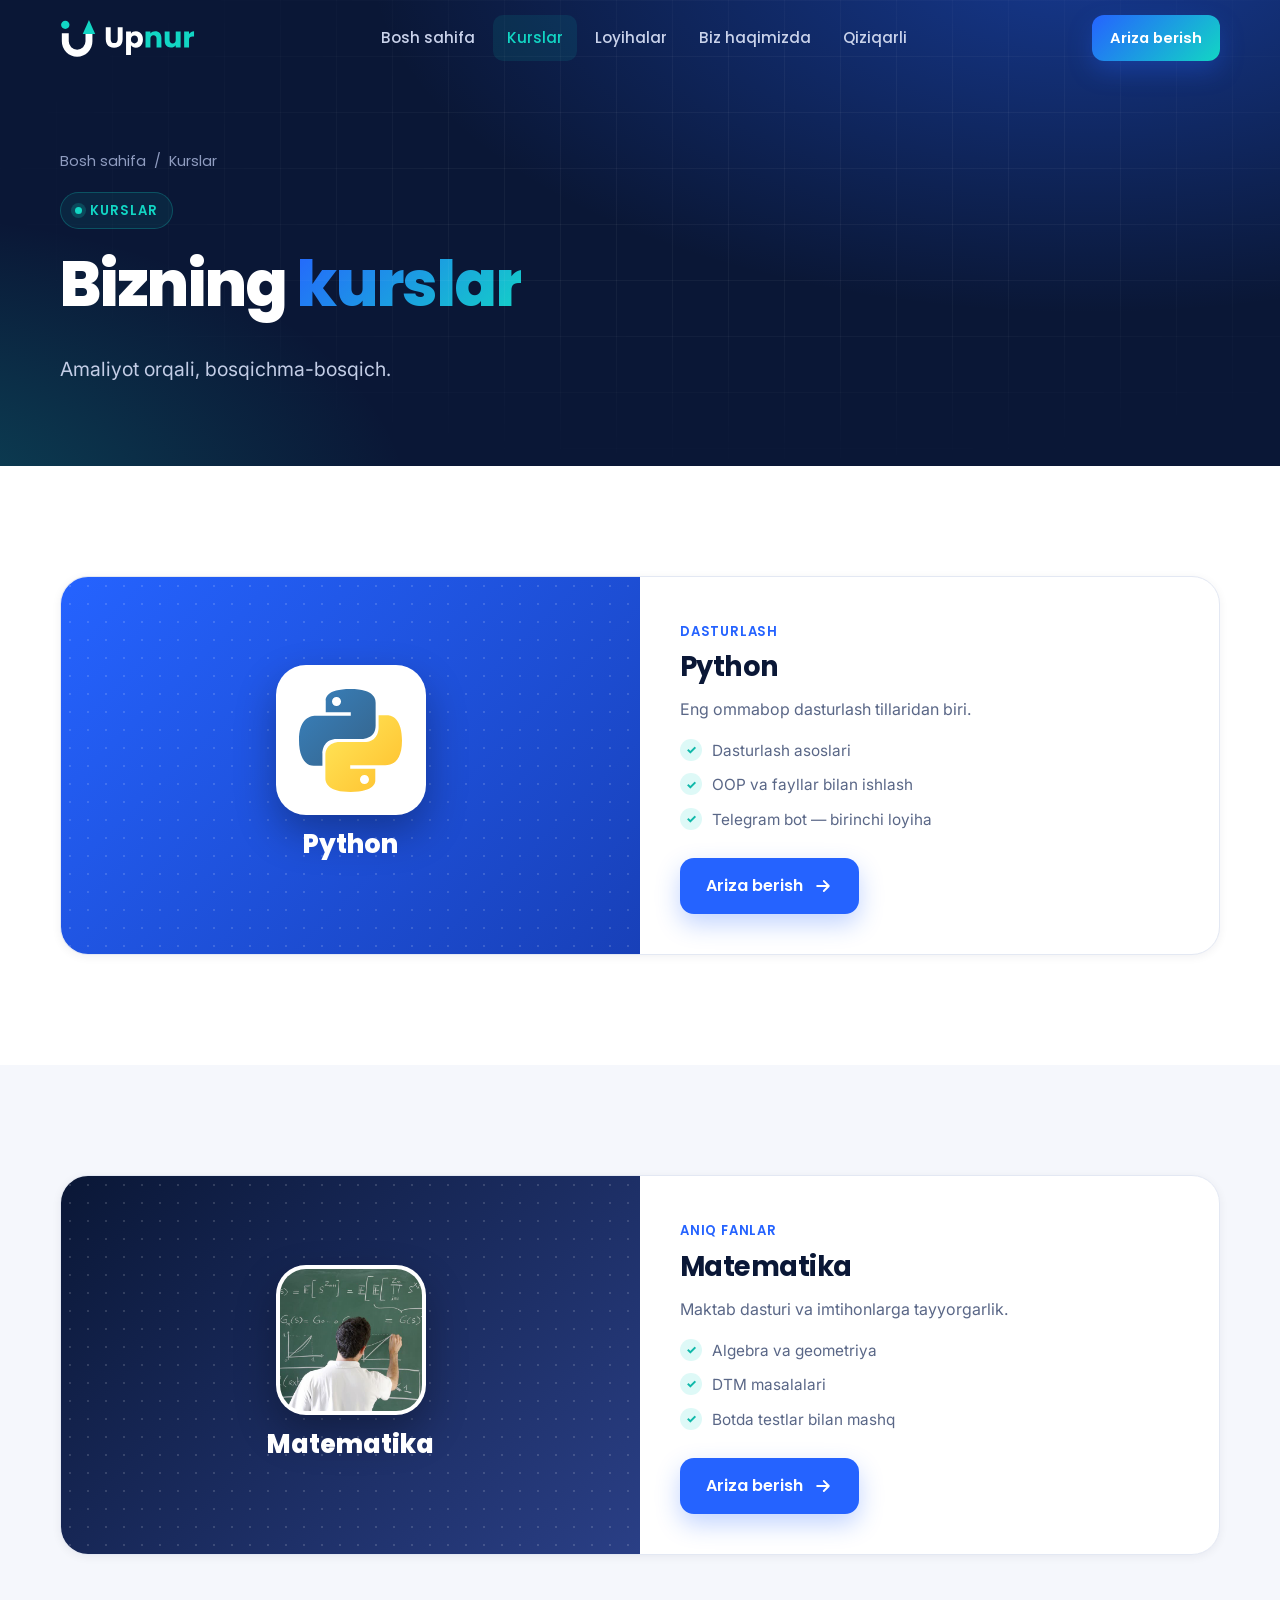
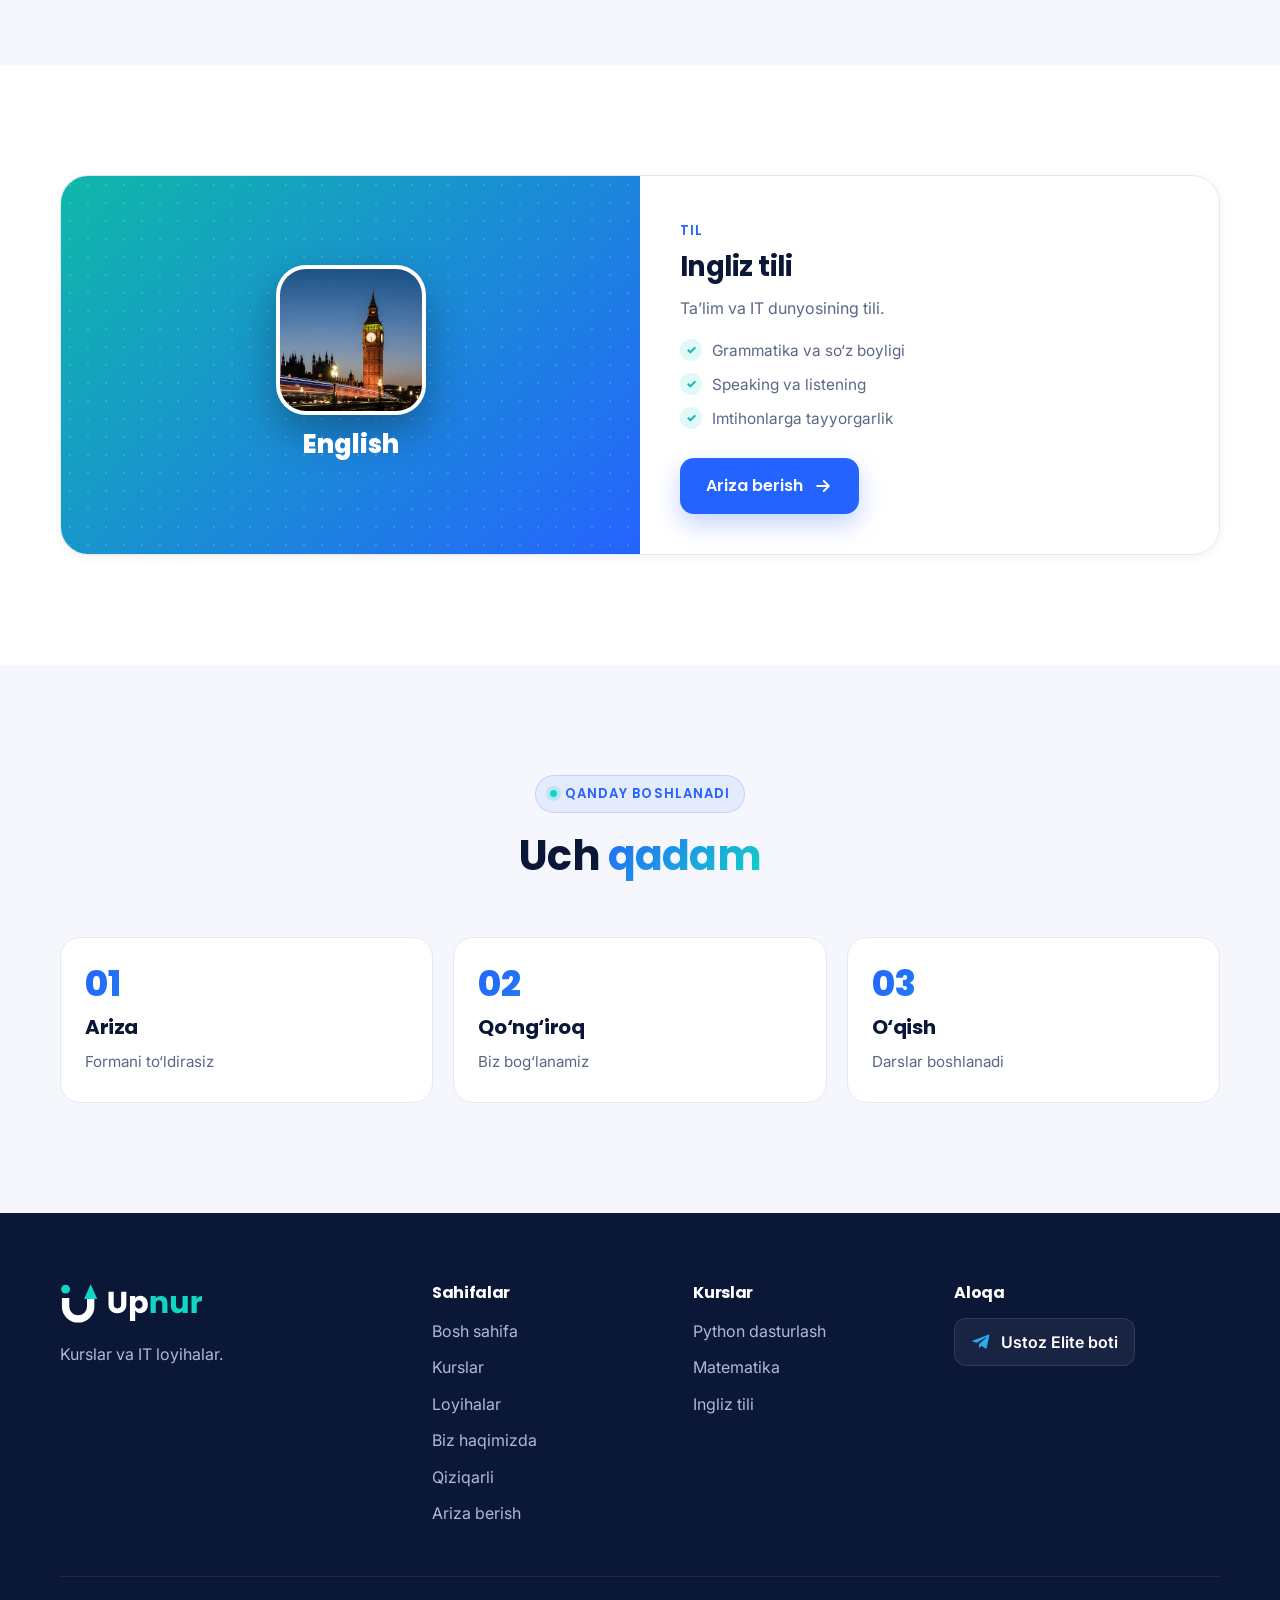
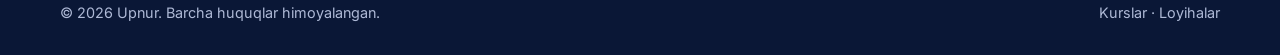
<file: kurslar.html>
<!doctype html>
<html lang="uz">
<head>
<meta charset="utf-8">
<meta name="viewport" content="width=device-width, initial-scale=1, viewport-fit=cover">
<title>Kurslar — Python, Matematika, Ingliz tili | Upnur</title>
<meta name="description" content="Python, Matematika va Ingliz tili kurslari. Ariza qoldiring — o‘zimiz bog‘lanamiz.">
<meta name="theme-color" content="#0A1736">
<meta property="og:type" content="website">
<meta property="og:title" content="Kurslar — Python, Matematika, Ingliz tili | Upnur">
<meta property="og:description" content="Python, Matematika va Ingliz tili kurslari. Ariza qoldiring — o‘zimiz bog‘lanamiz.">
<meta property="og:image" content="assets/img/og.png">
<link rel="icon" type="image/svg+xml" href="assets/img/icon.svg">
<link rel="apple-touch-icon" href="assets/img/apple-touch-icon.png">
<link rel="preconnect" href="https://fonts.googleapis.com">
<link rel="preconnect" href="https://fonts.gstatic.com" crossorigin>
<link href="https://fonts.googleapis.com/css2?family=Inter:wght@400;500;600&family=JetBrains+Mono:wght@400;500&family=Poppins:wght@500;600;700;800&display=swap" rel="stylesheet">
<link rel="stylesheet" href="css/style.css">
</head>
<body>
<a class="hp" href="#main">Asosiy mazmunga o'tish</a>
<header class="header header--dark">
  <div class="container header__inner">
    <a class="logo" href="index.html" aria-label="Upnur — bosh sahifa">
      <img class="logo--dark" src="assets/img/logo.svg" alt="Upnur" width="200" height="56">
      <img class="logo--light" src="assets/img/logo-white.svg" alt="Upnur" width="200" height="56">
    </a>
    <nav class="nav" aria-label="Asosiy menyu"><a href="index.html">Bosh sahifa</a><a href="kurslar.html" class="is-active" aria-current="page">Kurslar</a><a href="loyihalar.html">Loyihalar</a><a href="biz-haqimizda.html">Biz haqimizda</a><a href="qiziqarli.html">Qiziqarli</a></nav>
    <div class="header__cta">
      <a class="btn btn--grad btn--sm" href="ariza.html">Ariza berish</a>
      <button class="burger" type="button" aria-label="Menyu" aria-expanded="false"><span></span></button>
    </div>
  </div>
</header>
<div class="mobile-menu" role="dialog" aria-label="Menyu">
  <a class="m-link" href="index.html">Bosh sahifa</a><a class="m-link is-active" href="kurslar.html">Kurslar</a><a class="m-link" href="loyihalar.html">Loyihalar</a><a class="m-link" href="biz-haqimizda.html">Biz haqimizda</a><a class="m-link" href="qiziqarli.html">Qiziqarli</a>
  <a class="m-link" href="ariza.html">Ariza berish</a>
  <a class="btn btn--teal btn--block" data-elite href="https://t.me/educomibot" target="_blank" rel="noopener"><svg viewBox="0 0 24 24" fill="currentColor" aria-hidden="true"><path d="M21.94 4.6 18.9 19.04c-.23 1.02-.83 1.27-1.69.79l-4.66-3.43-2.25 2.16c-.25.25-.46.46-.94.46l.33-4.74 8.63-7.8c.38-.33-.08-.52-.58-.19L7.07 13.0 2.48 11.57c-1-.31-1.02-1 .21-1.48L20.6 3.2c.83-.31 1.56.19 1.34 1.4z"/></svg> Ustoz Elite botini ochish</a>
</div>
<main id="main">
<section class="hero page-hero">
  <div class="container">
    <nav class="crumbs" aria-label="Yo‘l"><a href="index.html">Bosh sahifa</a><span>/</span><span>Kurslar</span></nav>
    <span class="eyebrow">Kurslar</span>
    <h1>Bizning <span class="grad-text">kurslar</span></h1>
    <p class="hero__lead">Amaliyot orqali, bosqichma-bosqich.</p>
  </div>
</section>

<section class="section section--white" id="python">
  <div class="container"><div class="card project reveal">
    <div class="project__visual" style="background:linear-gradient(135deg,#2563FF,#1840B8)">
      <div><div class="mark"><img class="ph ph--logo" src="assets/img/real/python.svg" alt="" loading="lazy"></div><div class="mark-txt">Python</div></div>
    </div>
    <div class="project__body">
      <span class="kind">Dasturlash</span>
      <h3>Python</h3>
      <p>Eng ommabop dasturlash tillaridan biri.</p>
      <ul class="checks">
        <li>Dasturlash asoslari</li>
        <li>OOP va fayllar bilan ishlash</li>
        <li>Telegram bot — birinchi loyiha</li>
      </ul>
      <a class="btn" style="margin-top:26px" href="ariza.html?kurs=python">Ariza berish <svg viewBox="0 0 24 24" fill="none" stroke="currentColor" stroke-width="2.2" stroke-linecap="round" stroke-linejoin="round" aria-hidden="true"><path d="M5 12h14M13 6l6 6-6 6"/></svg></a>
    </div>
  </div></div>
</section>

<section class="section" id="matematika">
  <div class="container"><div class="card project reveal">
    <div class="project__visual" style="background:linear-gradient(135deg,#0A1736,#2A3F86)">
      <div><div class="mark"><img class="ph" src="assets/img/real/math.jpg" alt="" loading="lazy"></div><div class="mark-txt">Matematika</div></div>
    </div>
    <div class="project__body">
      <span class="kind">Aniq fanlar</span>
      <h3>Matematika</h3>
      <p>Maktab dasturi va imtihonlarga tayyorgarlik.</p>
      <ul class="checks">
        <li>Algebra va geometriya</li>
        <li>DTM masalalari</li>
        <li>Botda testlar bilan mashq</li>
      </ul>
      <a class="btn" style="margin-top:26px" href="ariza.html?kurs=matematika">Ariza berish <svg viewBox="0 0 24 24" fill="none" stroke="currentColor" stroke-width="2.2" stroke-linecap="round" stroke-linejoin="round" aria-hidden="true"><path d="M5 12h14M13 6l6 6-6 6"/></svg></a>
    </div>
  </div></div>
</section>

<section class="section section--white" id="ingliz">
  <div class="container"><div class="card project reveal">
    <div class="project__visual" style="background:linear-gradient(135deg,#0FB8A9,#2563FF)">
      <div><div class="mark"><img class="ph" src="assets/img/real/english.jpg" alt="" loading="lazy"></div><div class="mark-txt">English</div></div>
    </div>
    <div class="project__body">
      <span class="kind">Til</span>
      <h3>Ingliz tili</h3>
      <p>Ta’lim va IT dunyosining tili.</p>
      <ul class="checks">
        <li>Grammatika va so‘z boyligi</li>
        <li>Speaking va listening</li>
        <li>Imtihonlarga tayyorgarlik</li>
      </ul>
      <a class="btn" style="margin-top:26px" href="ariza.html?kurs=ingliz">Ariza berish <svg viewBox="0 0 24 24" fill="none" stroke="currentColor" stroke-width="2.2" stroke-linecap="round" stroke-linejoin="round" aria-hidden="true"><path d="M5 12h14M13 6l6 6-6 6"/></svg></a>
    </div>
  </div></div>
</section>

<section class="section">
  <div class="container">
    <div class="section-head reveal"><span class="eyebrow">Qanday boshlanadi</span><h2>Uch <span class="grad-text">qadam</span></h2></div>
    <div class="steps steps--3">
      <div class="step reveal"><h3>Ariza</h3><p>Formani to‘ldirasiz</p></div>
      <div class="step reveal" data-delay="1"><h3>Qo‘ng‘iroq</h3><p>Biz bog‘lanamiz</p></div>
      <div class="step reveal" data-delay="2"><h3>O‘qish</h3><p>Darslar boshlanadi</p></div>
    </div>
  </div>
</section>
</main>
<footer class="footer">
  <div class="container">
    <div class="footer__grid">
      <div>
        <a class="footer__logo" href="index.html"><img src="assets/img/logo-white.svg" alt="Upnur" width="200" height="56"></a>
        <p>Kurslar va IT loyihalar.</p>
      </div>
      <div>
        <h4>Sahifalar</h4>
        <ul><li><a href="index.html">Bosh sahifa</a></li><li><a href="kurslar.html">Kurslar</a></li><li><a href="loyihalar.html">Loyihalar</a></li><li><a href="biz-haqimizda.html">Biz haqimizda</a></li><li><a href="qiziqarli.html">Qiziqarli</a></li><li><a href="ariza.html">Ariza berish</a></li></ul>
      </div>
      <div>
        <h4>Kurslar</h4>
        <ul>
          <li><a href="kurslar.html#python">Python dasturlash</a></li>
          <li><a href="kurslar.html#matematika">Matematika</a></li>
          <li><a href="kurslar.html#ingliz">Ingliz tili</a></li>
        </ul>
      </div>
      <div>
        <h4>Aloqa</h4>
                <a class="tg-link" data-elite href="https://t.me/educomibot" target="_blank" rel="noopener"><svg viewBox="0 0 24 24" fill="currentColor" aria-hidden="true"><path d="M21.94 4.6 18.9 19.04c-.23 1.02-.83 1.27-1.69.79l-4.66-3.43-2.25 2.16c-.25.25-.46.46-.94.46l.33-4.74 8.63-7.8c.38-.33-.08-.52-.58-.19L7.07 13.0 2.48 11.57c-1-.31-1.02-1 .21-1.48L20.6 3.2c.83-.31 1.56.19 1.34 1.4z"/></svg> Ustoz Elite boti</a>
      </div>
    </div>
    <div class="footer__bottom">
      <span>© <span data-year>2026</span> Upnur. Barcha huquqlar himoyalangan.</span>
      <span>Kurslar · Loyihalar</span>
    </div>
  </div>
</footer>
<div class="mobile-cta">
  <a class="btn btn--grad" href="ariza.html">Ariza berish</a>
  <a class="btn btn--ghost" data-elite href="https://t.me/educomibot" target="_blank" rel="noopener"><svg viewBox="0 0 24 24" fill="currentColor" aria-hidden="true"><path d="M21.94 4.6 18.9 19.04c-.23 1.02-.83 1.27-1.69.79l-4.66-3.43-2.25 2.16c-.25.25-.46.46-.94.46l.33-4.74 8.63-7.8c.38-.33-.08-.52-.58-.19L7.07 13.0 2.48 11.57c-1-.31-1.02-1 .21-1.48L20.6 3.2c.83-.31 1.56.19 1.34 1.4z"/></svg> Bot</a>
</div>
<script src="js/config.js"></script>
<script src="js/main.js"></script>
</body>
</html>
</file>
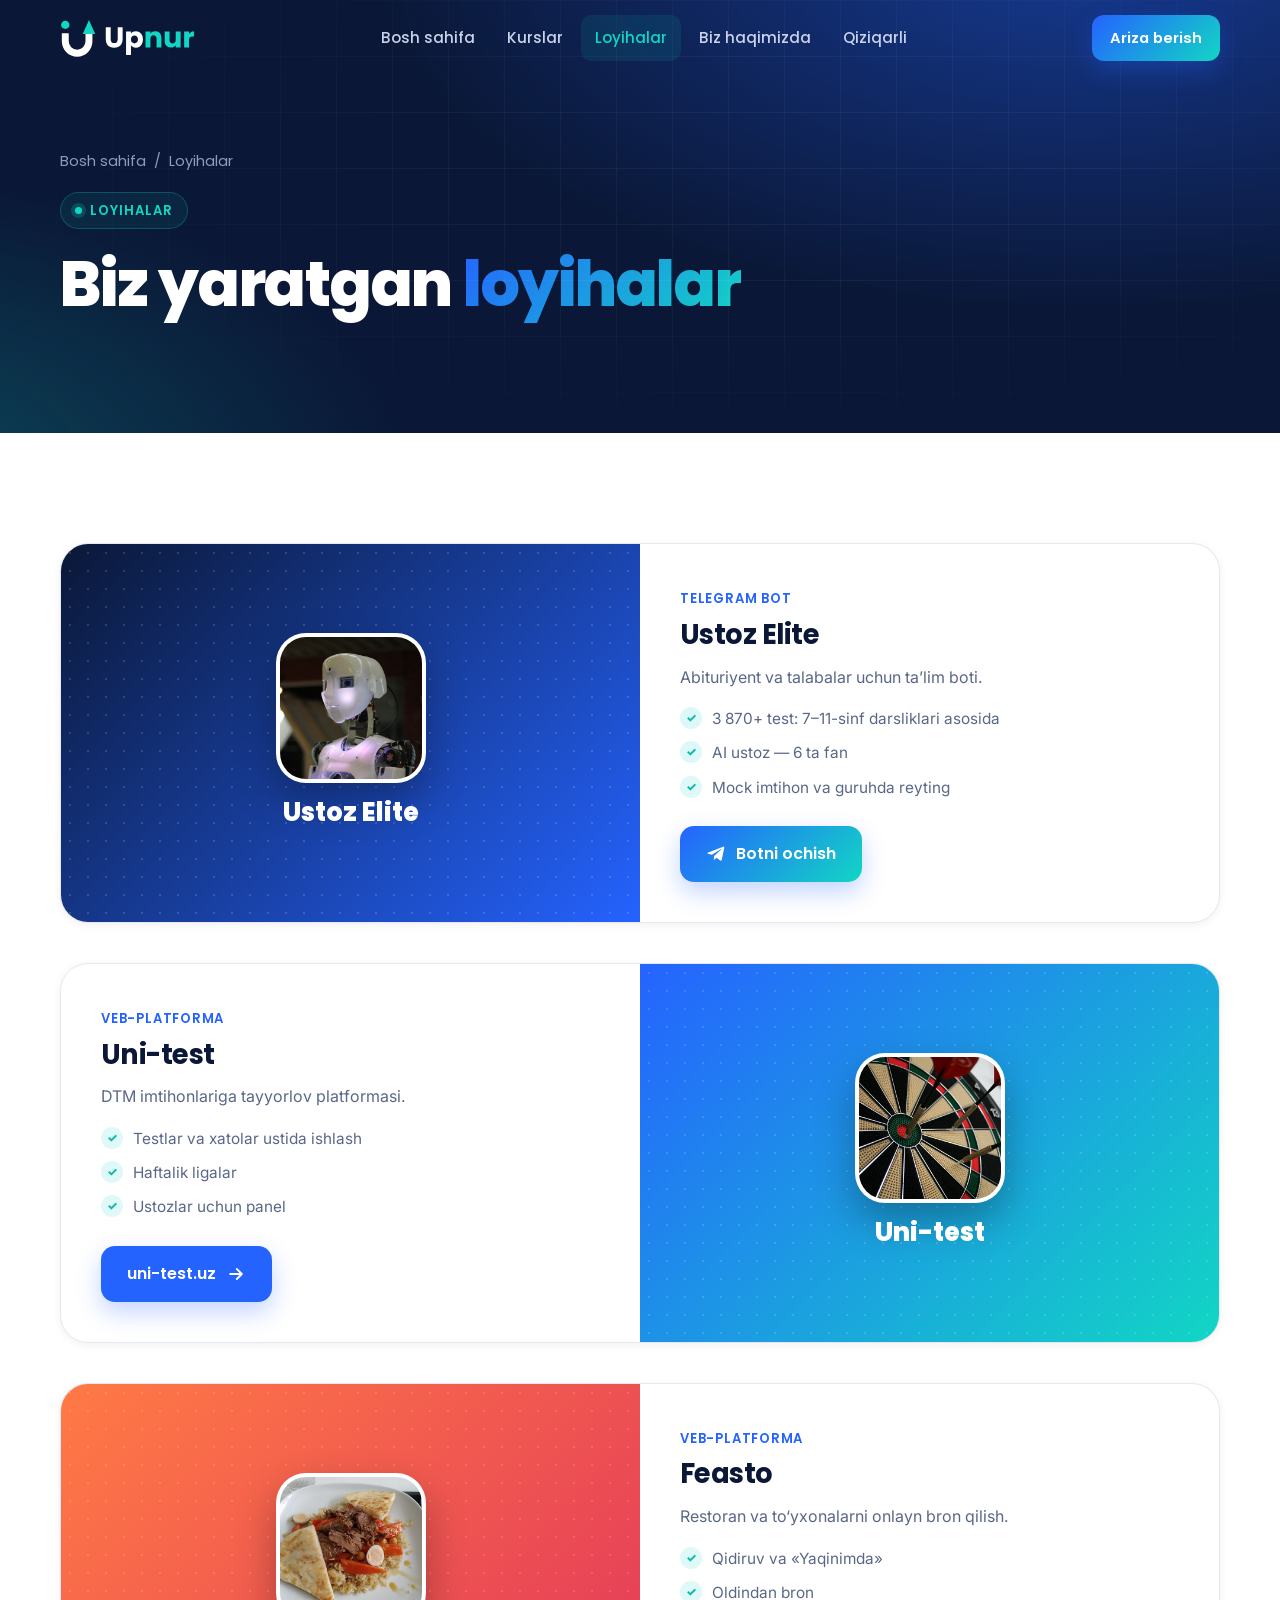
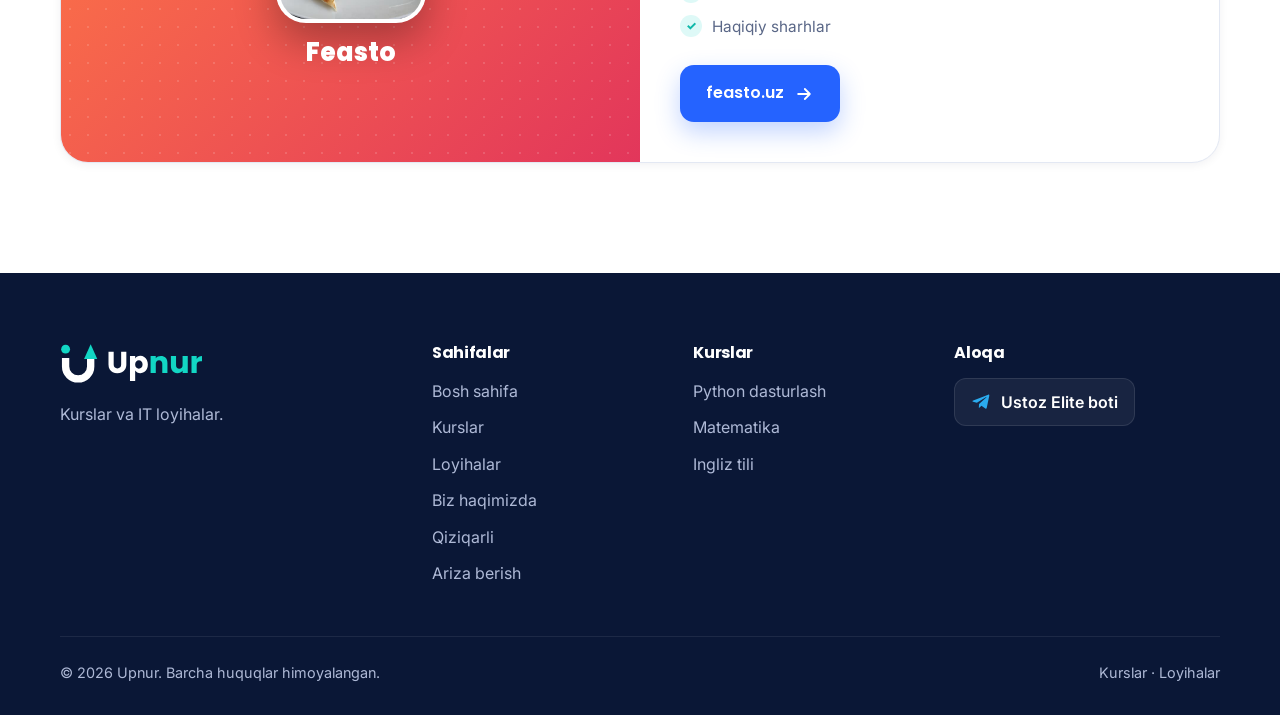
<file: loyihalar.html>
<!doctype html>
<html lang="uz">
<head>
<meta charset="utf-8">
<meta name="viewport" content="width=device-width, initial-scale=1, viewport-fit=cover">
<title>Loyihalarimiz — Ustoz Elite, Uni-test, Feasto | Upnur</title>
<meta name="description" content="Ustoz Elite Telegram boti, Uni-test va Feasto.">
<meta name="theme-color" content="#0A1736">
<meta property="og:type" content="website">
<meta property="og:title" content="Loyihalarimiz — Ustoz Elite, Uni-test, Feasto | Upnur">
<meta property="og:description" content="Ustoz Elite Telegram boti, Uni-test va Feasto.">
<meta property="og:image" content="assets/img/og.png">
<link rel="icon" type="image/svg+xml" href="assets/img/icon.svg">
<link rel="apple-touch-icon" href="assets/img/apple-touch-icon.png">
<link rel="preconnect" href="https://fonts.googleapis.com">
<link rel="preconnect" href="https://fonts.gstatic.com" crossorigin>
<link href="https://fonts.googleapis.com/css2?family=Inter:wght@400;500;600&family=JetBrains+Mono:wght@400;500&family=Poppins:wght@500;600;700;800&display=swap" rel="stylesheet">
<link rel="stylesheet" href="css/style.css">
</head>
<body>
<a class="hp" href="#main">Asosiy mazmunga o'tish</a>
<header class="header header--dark">
  <div class="container header__inner">
    <a class="logo" href="index.html" aria-label="Upnur — bosh sahifa">
      <img class="logo--dark" src="assets/img/logo.svg" alt="Upnur" width="200" height="56">
      <img class="logo--light" src="assets/img/logo-white.svg" alt="Upnur" width="200" height="56">
    </a>
    <nav class="nav" aria-label="Asosiy menyu"><a href="index.html">Bosh sahifa</a><a href="kurslar.html">Kurslar</a><a href="loyihalar.html" class="is-active" aria-current="page">Loyihalar</a><a href="biz-haqimizda.html">Biz haqimizda</a><a href="qiziqarli.html">Qiziqarli</a></nav>
    <div class="header__cta">
      <a class="btn btn--grad btn--sm" href="ariza.html">Ariza berish</a>
      <button class="burger" type="button" aria-label="Menyu" aria-expanded="false"><span></span></button>
    </div>
  </div>
</header>
<div class="mobile-menu" role="dialog" aria-label="Menyu">
  <a class="m-link" href="index.html">Bosh sahifa</a><a class="m-link" href="kurslar.html">Kurslar</a><a class="m-link is-active" href="loyihalar.html">Loyihalar</a><a class="m-link" href="biz-haqimizda.html">Biz haqimizda</a><a class="m-link" href="qiziqarli.html">Qiziqarli</a>
  <a class="m-link" href="ariza.html">Ariza berish</a>
  <a class="btn btn--teal btn--block" data-elite href="https://t.me/educomibot" target="_blank" rel="noopener"><svg viewBox="0 0 24 24" fill="currentColor" aria-hidden="true"><path d="M21.94 4.6 18.9 19.04c-.23 1.02-.83 1.27-1.69.79l-4.66-3.43-2.25 2.16c-.25.25-.46.46-.94.46l.33-4.74 8.63-7.8c.38-.33-.08-.52-.58-.19L7.07 13.0 2.48 11.57c-1-.31-1.02-1 .21-1.48L20.6 3.2c.83-.31 1.56.19 1.34 1.4z"/></svg> Ustoz Elite botini ochish</a>
</div>
<main id="main">
<section class="hero page-hero">
  <div class="container">
    <nav class="crumbs" aria-label="Yo‘l"><a href="index.html">Bosh sahifa</a><span>/</span><span>Loyihalar</span></nav>
    <span class="eyebrow">Loyihalar</span>
    <h1>Biz yaratgan <span class="grad-text">loyihalar</span></h1>
  </div>
</section>

<section class="section section--white">
  <div class="container grid" style="gap:40px">

    <article class="card project reveal" id="ustoz-elite">
      <div class="project__visual pv-elite">
        <div><div class="mark"><img class="ph" src="assets/img/real/robot.jpg" alt="" loading="lazy"></div><div class="mark-txt">Ustoz Elite</div></div>
      </div>
      <div class="project__body">
        <span class="kind">Telegram bot</span>
        <h3>Ustoz Elite</h3>
        <p>Abituriyent va talabalar uchun ta’lim boti.</p>
        <ul class="checks">
          <li>3 870+ test: 7–11-sinf darsliklari asosida</li>
          <li>AI ustoz — 6 ta fan</li>
          <li>Mock imtihon va guruhda reyting</li>
        </ul>
        <a class="btn btn--grad" style="margin-top:26px" data-elite href="https://t.me/educomibot" target="_blank" rel="noopener"><svg viewBox="0 0 24 24" fill="currentColor" aria-hidden="true"><path d="M21.94 4.6 18.9 19.04c-.23 1.02-.83 1.27-1.69.79l-4.66-3.43-2.25 2.16c-.25.25-.46.46-.94.46l.33-4.74 8.63-7.8c.38-.33-.08-.52-.58-.19L7.07 13.0 2.48 11.57c-1-.31-1.02-1 .21-1.48L20.6 3.2c.83-.31 1.56.19 1.34 1.4z"/></svg> Botni ochish</a>
      </div>
    </article>

    <article class="card project reveal" id="uni-test">
      <div class="project__visual pv-uni">
        <div><div class="mark"><img class="ph" src="assets/img/real/target.jpg" alt="" loading="lazy"></div><div class="mark-txt">Uni-test</div></div>
      </div>
      <div class="project__body">
        <span class="kind">Veb-platforma</span>
        <h3>Uni-test</h3>
        <p>DTM imtihonlariga tayyorlov platformasi.</p>
        <ul class="checks">
          <li>Testlar va xatolar ustida ishlash</li>
          <li>Haftalik ligalar</li>
          <li>Ustozlar uchun panel</li>
        </ul>
        <a class="btn" style="margin-top:26px" href="https://uni-test.uz/" target="_blank" rel="noopener">uni-test.uz <svg viewBox="0 0 24 24" fill="none" stroke="currentColor" stroke-width="2.2" stroke-linecap="round" stroke-linejoin="round" aria-hidden="true"><path d="M5 12h14M13 6l6 6-6 6"/></svg></a>
      </div>
    </article>

    <article class="card project reveal" id="feasto">
      <div class="project__visual pv-feasto">
        <div><div class="mark"><img class="ph" src="assets/img/real/food.jpg" alt="" loading="lazy"></div><div class="mark-txt">Feasto</div></div>
      </div>
      <div class="project__body">
        <span class="kind">Veb-platforma</span>
        <h3>Feasto</h3>
        <p>Restoran va to‘yxonalarni onlayn bron qilish.</p>
        <ul class="checks">
          <li>Qidiruv va «Yaqinimda»</li>
          <li>Oldindan bron</li>
          <li>Haqiqiy sharhlar</li>
        </ul>
        <a class="btn" style="margin-top:26px" href="https://feasto.uz/" target="_blank" rel="noopener">feasto.uz <svg viewBox="0 0 24 24" fill="none" stroke="currentColor" stroke-width="2.2" stroke-linecap="round" stroke-linejoin="round" aria-hidden="true"><path d="M5 12h14M13 6l6 6-6 6"/></svg></a>
      </div>
    </article>

  </div>
</section>
</main>
<footer class="footer">
  <div class="container">
    <div class="footer__grid">
      <div>
        <a class="footer__logo" href="index.html"><img src="assets/img/logo-white.svg" alt="Upnur" width="200" height="56"></a>
        <p>Kurslar va IT loyihalar.</p>
      </div>
      <div>
        <h4>Sahifalar</h4>
        <ul><li><a href="index.html">Bosh sahifa</a></li><li><a href="kurslar.html">Kurslar</a></li><li><a href="loyihalar.html">Loyihalar</a></li><li><a href="biz-haqimizda.html">Biz haqimizda</a></li><li><a href="qiziqarli.html">Qiziqarli</a></li><li><a href="ariza.html">Ariza berish</a></li></ul>
      </div>
      <div>
        <h4>Kurslar</h4>
        <ul>
          <li><a href="kurslar.html#python">Python dasturlash</a></li>
          <li><a href="kurslar.html#matematika">Matematika</a></li>
          <li><a href="kurslar.html#ingliz">Ingliz tili</a></li>
        </ul>
      </div>
      <div>
        <h4>Aloqa</h4>
                <a class="tg-link" data-elite href="https://t.me/educomibot" target="_blank" rel="noopener"><svg viewBox="0 0 24 24" fill="currentColor" aria-hidden="true"><path d="M21.94 4.6 18.9 19.04c-.23 1.02-.83 1.27-1.69.79l-4.66-3.43-2.25 2.16c-.25.25-.46.46-.94.46l.33-4.74 8.63-7.8c.38-.33-.08-.52-.58-.19L7.07 13.0 2.48 11.57c-1-.31-1.02-1 .21-1.48L20.6 3.2c.83-.31 1.56.19 1.34 1.4z"/></svg> Ustoz Elite boti</a>
      </div>
    </div>
    <div class="footer__bottom">
      <span>© <span data-year>2026</span> Upnur. Barcha huquqlar himoyalangan.</span>
      <span>Kurslar · Loyihalar</span>
    </div>
  </div>
</footer>
<div class="mobile-cta">
  <a class="btn btn--grad" href="ariza.html">Ariza berish</a>
  <a class="btn btn--ghost" data-elite href="https://t.me/educomibot" target="_blank" rel="noopener"><svg viewBox="0 0 24 24" fill="currentColor" aria-hidden="true"><path d="M21.94 4.6 18.9 19.04c-.23 1.02-.83 1.27-1.69.79l-4.66-3.43-2.25 2.16c-.25.25-.46.46-.94.46l.33-4.74 8.63-7.8c.38-.33-.08-.52-.58-.19L7.07 13.0 2.48 11.57c-1-.31-1.02-1 .21-1.48L20.6 3.2c.83-.31 1.56.19 1.34 1.4z"/></svg> Bot</a>
</div>
<script src="js/config.js"></script>
<script src="js/main.js"></script>
</body>
</html>
</file>
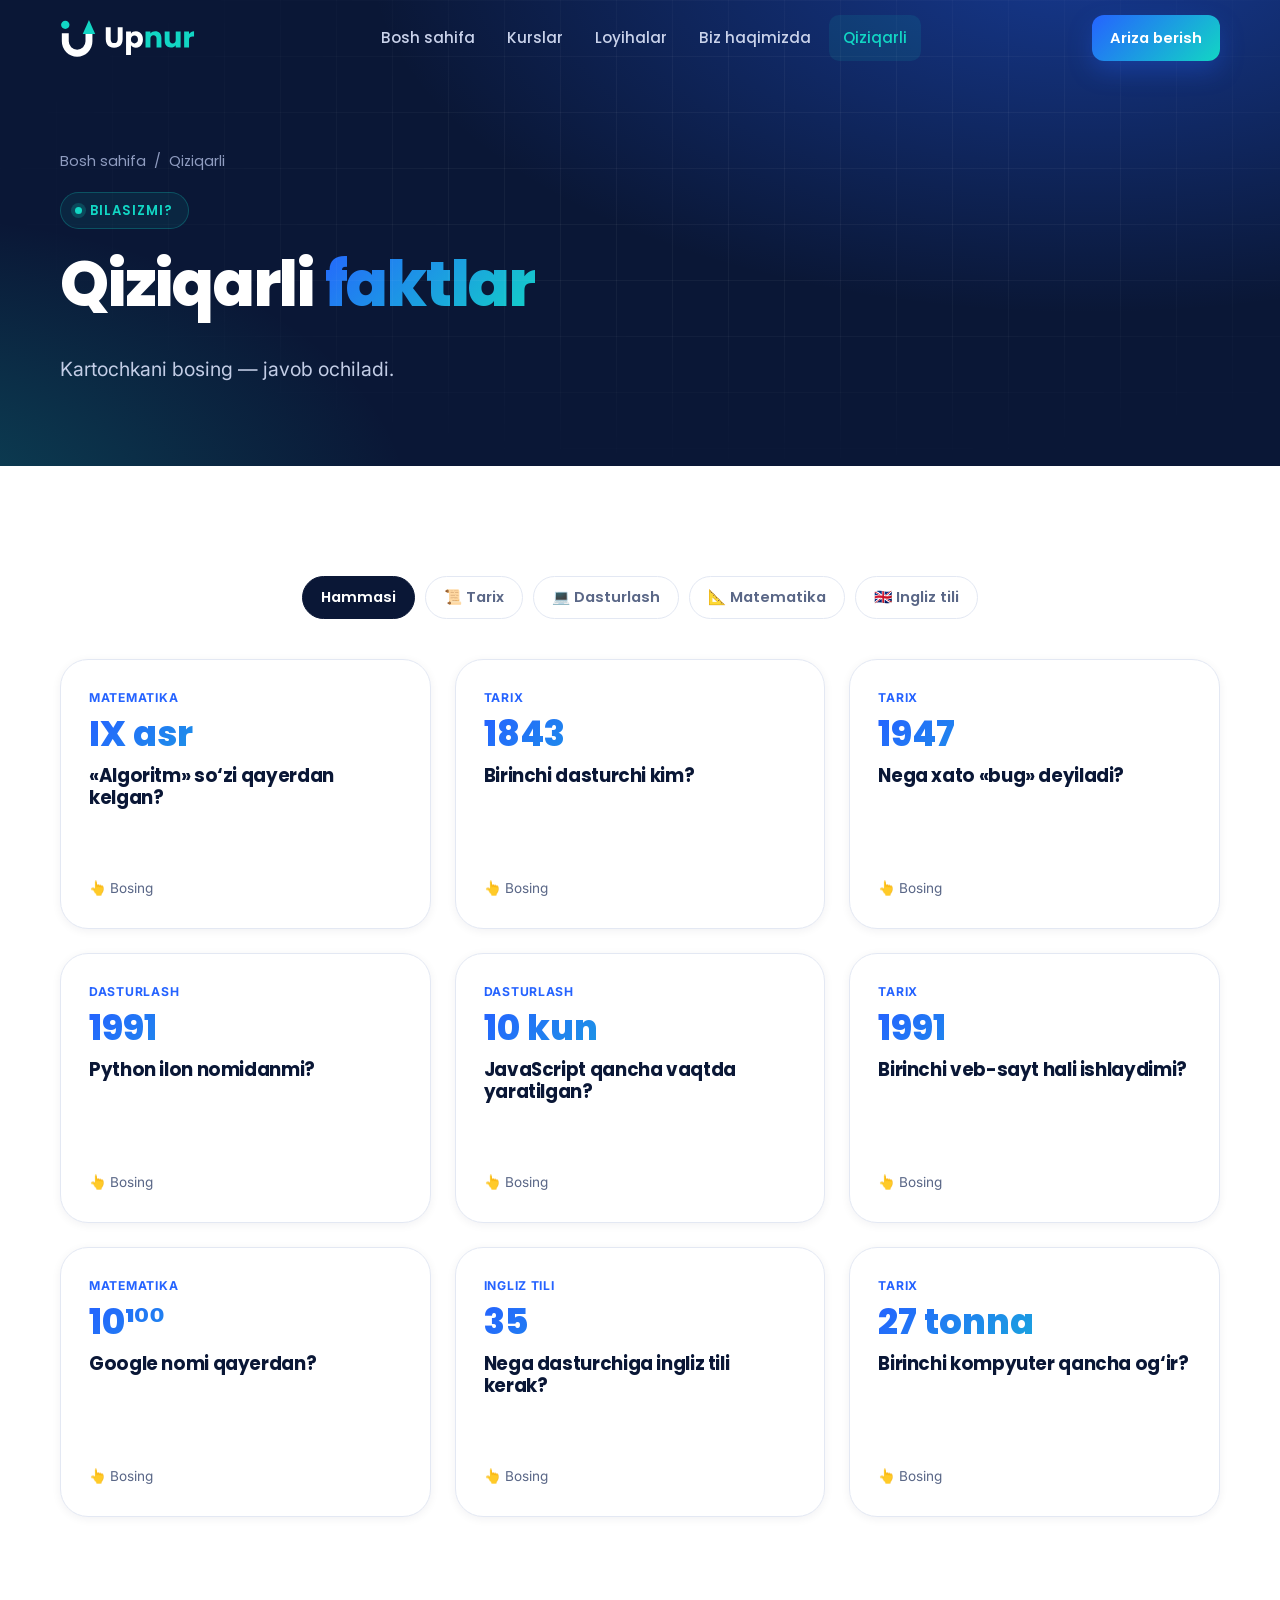
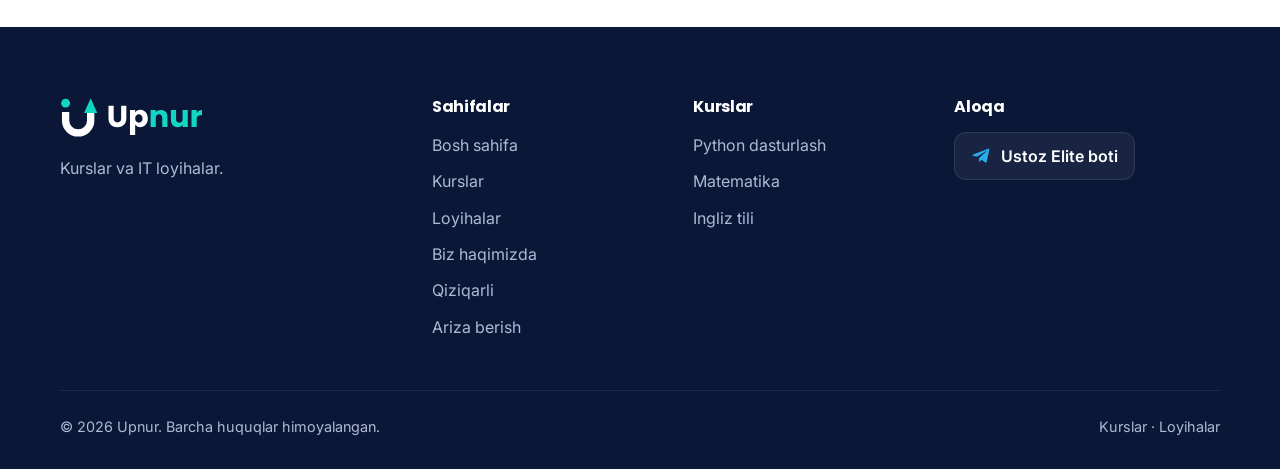
<file: qiziqarli.html>
<!doctype html>
<html lang="uz">
<head>
<meta charset="utf-8">
<meta name="viewport" content="width=device-width, initial-scale=1, viewport-fit=cover">
<title>Dasturlash haqida qiziqarli faktlar | Upnur</title>
<meta name="description" content="Dasturlash haqida qiziqarli faktlar.">
<meta name="theme-color" content="#0A1736">
<meta property="og:type" content="website">
<meta property="og:title" content="Dasturlash haqida qiziqarli faktlar | Upnur">
<meta property="og:description" content="Dasturlash haqida qiziqarli faktlar.">
<meta property="og:image" content="assets/img/og.png">
<link rel="icon" type="image/svg+xml" href="assets/img/icon.svg">
<link rel="apple-touch-icon" href="assets/img/apple-touch-icon.png">
<link rel="preconnect" href="https://fonts.googleapis.com">
<link rel="preconnect" href="https://fonts.gstatic.com" crossorigin>
<link href="https://fonts.googleapis.com/css2?family=Inter:wght@400;500;600&family=JetBrains+Mono:wght@400;500&family=Poppins:wght@500;600;700;800&display=swap" rel="stylesheet">
<link rel="stylesheet" href="css/style.css">
</head>
<body>
<a class="hp" href="#main">Asosiy mazmunga o'tish</a>
<header class="header header--dark">
  <div class="container header__inner">
    <a class="logo" href="index.html" aria-label="Upnur — bosh sahifa">
      <img class="logo--dark" src="assets/img/logo.svg" alt="Upnur" width="200" height="56">
      <img class="logo--light" src="assets/img/logo-white.svg" alt="Upnur" width="200" height="56">
    </a>
    <nav class="nav" aria-label="Asosiy menyu"><a href="index.html">Bosh sahifa</a><a href="kurslar.html">Kurslar</a><a href="loyihalar.html">Loyihalar</a><a href="biz-haqimizda.html">Biz haqimizda</a><a href="qiziqarli.html" class="is-active" aria-current="page">Qiziqarli</a></nav>
    <div class="header__cta">
      <a class="btn btn--grad btn--sm" href="ariza.html">Ariza berish</a>
      <button class="burger" type="button" aria-label="Menyu" aria-expanded="false"><span></span></button>
    </div>
  </div>
</header>
<div class="mobile-menu" role="dialog" aria-label="Menyu">
  <a class="m-link" href="index.html">Bosh sahifa</a><a class="m-link" href="kurslar.html">Kurslar</a><a class="m-link" href="loyihalar.html">Loyihalar</a><a class="m-link" href="biz-haqimizda.html">Biz haqimizda</a><a class="m-link is-active" href="qiziqarli.html">Qiziqarli</a>
  <a class="m-link" href="ariza.html">Ariza berish</a>
  <a class="btn btn--teal btn--block" data-elite href="https://t.me/educomibot" target="_blank" rel="noopener"><svg viewBox="0 0 24 24" fill="currentColor" aria-hidden="true"><path d="M21.94 4.6 18.9 19.04c-.23 1.02-.83 1.27-1.69.79l-4.66-3.43-2.25 2.16c-.25.25-.46.46-.94.46l.33-4.74 8.63-7.8c.38-.33-.08-.52-.58-.19L7.07 13.0 2.48 11.57c-1-.31-1.02-1 .21-1.48L20.6 3.2c.83-.31 1.56.19 1.34 1.4z"/></svg> Ustoz Elite botini ochish</a>
</div>
<main id="main">
<section class="hero page-hero">
  <div class="container">
    <nav class="crumbs" aria-label="Yo‘l"><a href="index.html">Bosh sahifa</a><span>/</span><span>Qiziqarli</span></nav>
    <span class="eyebrow">Bilasizmi?</span>
    <h1>Qiziqarli <span class="grad-text">faktlar</span></h1>
    <p class="hero__lead">Kartochkani bosing — javob ochiladi.</p>
  </div>
</section>

<section class="section section--white">
  <div class="container">
    <div class="filters reveal" role="toolbar" aria-label="Saralash">
      <button class="filter is-active" type="button" data-filter="all">Hammasi</button>
      <button class="filter" type="button" data-filter="tarix">📜 Tarix</button>
      <button class="filter" type="button" data-filter="dasturlash">💻 Dasturlash</button>
      <button class="filter" type="button" data-filter="matematika">📐 Matematika</button>
      <button class="filter" type="button" data-filter="til">🇬🇧 Ingliz tili</button>
    </div>
    <div class="grid grid-3">
      <div class="fact reveal" data-cat="matematika" tabindex="0" role="button" aria-label="Faktni ochish">
        <div class="fact__inner">
          <div class="fact__face fact__front"><span class="fact__cat">Matematika</span><div class="fact__year grad-text">IX asr</div><h3>«Algoritm» so‘zi qayerdan kelgan?</h3><span class="fact__hint">👆 Bosing</span></div>
          <div class="fact__face fact__back"><h3>Al-Xorazmiy nomidan!</h3><p>Vatandoshimiz al-Xorazmiy nomi lotincha «Algoritmi» deb yozilgan. «Algebra» ham uning kitobidan.</p><span class="fact__hint">↺ Qaytarish</span></div>
        </div>
      </div>
      <div class="fact reveal" data-delay="1" data-cat="tarix" tabindex="0" role="button" aria-label="Faktni ochish">
        <div class="fact__inner">
          <div class="fact__face fact__front"><span class="fact__cat">Tarix</span><div class="fact__year grad-text">1843</div><h3>Birinchi dasturchi kim?</h3><span class="fact__hint">👆 Bosing</span></div>
          <div class="fact__face fact__back"><h3>Ada Lavleys</h3><p>U Bebbij mashinasi uchun birinchi algoritmni yozgan.</p><span class="fact__hint">↺ Qaytarish</span></div>
        </div>
      </div>
      <div class="fact reveal" data-delay="2" data-cat="tarix" tabindex="0" role="button" aria-label="Faktni ochish">
        <div class="fact__inner">
          <div class="fact__face fact__front"><span class="fact__cat">Tarix</span><div class="fact__year grad-text">1947</div><h3>Nega xato «bug» deyiladi?</h3><span class="fact__hint">👆 Bosing</span></div>
          <div class="fact__face fact__back"><h3>Haqiqiy kuya tufayli</h3><p>Mark II kompyuteri ichidan kuya topilgan — «bug» so‘zi shundan mashhur bo‘lgan.</p><span class="fact__hint">↺ Qaytarish</span></div>
        </div>
      </div>
      <div class="fact reveal" data-cat="dasturlash" tabindex="0" role="button" aria-label="Faktni ochish">
        <div class="fact__inner">
          <div class="fact__face fact__front"><span class="fact__cat">Dasturlash</span><div class="fact__year grad-text">1991</div><h3>Python ilon nomidanmi?</h3><span class="fact__hint">👆 Bosing</span></div>
          <div class="fact__face fact__back"><h3>Yo‘q — komediya shousidan!</h3><p>Nom «Monty Python» shousi sharafiga qo‘yilgan.</p><span class="fact__hint">↺ Qaytarish</span></div>
        </div>
      </div>
      <div class="fact reveal" data-delay="1" data-cat="dasturlash" tabindex="0" role="button" aria-label="Faktni ochish">
        <div class="fact__inner">
          <div class="fact__face fact__front"><span class="fact__cat">Dasturlash</span><div class="fact__year grad-text">10 kun</div><h3>JavaScript qancha vaqtda yaratilgan?</h3><span class="fact__hint">👆 Bosing</span></div>
          <div class="fact__face fact__back"><h3>Atigi 10 kunda</h3><p>Brendan Ayk uni 1995-yilda taxminan 10 kunda yozgan.</p><span class="fact__hint">↺ Qaytarish</span></div>
        </div>
      </div>
      <div class="fact reveal" data-delay="2" data-cat="tarix" tabindex="0" role="button" aria-label="Faktni ochish">
        <div class="fact__inner">
          <div class="fact__face fact__front"><span class="fact__cat">Tarix</span><div class="fact__year grad-text">1991</div><h3>Birinchi veb-sayt hali ishlaydimi?</h3><span class="fact__hint">👆 Bosing</span></div>
          <div class="fact__face fact__back"><h3>Ha!</h3><p>U info.cern.ch manzilida bugun ham ochiladi.</p><span class="fact__hint">↺ Qaytarish</span></div>
        </div>
      </div>
      <div class="fact reveal" data-cat="matematika" tabindex="0" role="button" aria-label="Faktni ochish">
        <div class="fact__inner">
          <div class="fact__face fact__front"><span class="fact__cat">Matematika</span><div class="fact__year grad-text">10¹⁰⁰</div><h3>Google nomi qayerdan?</h3><span class="fact__hint">👆 Bosing</span></div>
          <div class="fact__face fact__back"><h3>«Googol» sonidan</h3><p>Googol — 1 va undan keyin 100 ta nol.</p><span class="fact__hint">↺ Qaytarish</span></div>
        </div>
      </div>
      <div class="fact reveal" data-delay="1" data-cat="til" tabindex="0" role="button" aria-label="Faktni ochish">
        <div class="fact__inner">
          <div class="fact__face fact__front"><span class="fact__cat">Ingliz tili</span><div class="fact__year grad-text">35</div><h3>Nega dasturchiga ingliz tili kerak?</h3><span class="fact__hint">👆 Bosing</span></div>
          <div class="fact__face fact__back"><h3>Kod ham inglizcha!</h3><p>Python’ning 35 ta kalit so‘zi — if, for, return… — hammasi inglizcha.</p><span class="fact__hint">↺ Qaytarish</span></div>
        </div>
      </div>
      <div class="fact reveal" data-delay="2" data-cat="tarix" tabindex="0" role="button" aria-label="Faktni ochish">
        <div class="fact__inner">
          <div class="fact__face fact__front"><span class="fact__cat">Tarix</span><div class="fact__year grad-text">27 tonna</div><h3>Birinchi kompyuter qancha og‘ir?</h3><span class="fact__hint">👆 Bosing</span></div>
          <div class="fact__face fact__back"><h3>Qariyb 27 tonna</h3><p>1946-yilgi ENIAC butun xonani egallagan.</p><span class="fact__hint">↺ Qaytarish</span></div>
        </div>
      </div>
    </div>
  </div>
</section>
</main>
<footer class="footer">
  <div class="container">
    <div class="footer__grid">
      <div>
        <a class="footer__logo" href="index.html"><img src="assets/img/logo-white.svg" alt="Upnur" width="200" height="56"></a>
        <p>Kurslar va IT loyihalar.</p>
      </div>
      <div>
        <h4>Sahifalar</h4>
        <ul><li><a href="index.html">Bosh sahifa</a></li><li><a href="kurslar.html">Kurslar</a></li><li><a href="loyihalar.html">Loyihalar</a></li><li><a href="biz-haqimizda.html">Biz haqimizda</a></li><li><a href="qiziqarli.html">Qiziqarli</a></li><li><a href="ariza.html">Ariza berish</a></li></ul>
      </div>
      <div>
        <h4>Kurslar</h4>
        <ul>
          <li><a href="kurslar.html#python">Python dasturlash</a></li>
          <li><a href="kurslar.html#matematika">Matematika</a></li>
          <li><a href="kurslar.html#ingliz">Ingliz tili</a></li>
        </ul>
      </div>
      <div>
        <h4>Aloqa</h4>
                <a class="tg-link" data-elite href="https://t.me/educomibot" target="_blank" rel="noopener"><svg viewBox="0 0 24 24" fill="currentColor" aria-hidden="true"><path d="M21.94 4.6 18.9 19.04c-.23 1.02-.83 1.27-1.69.79l-4.66-3.43-2.25 2.16c-.25.25-.46.46-.94.46l.33-4.74 8.63-7.8c.38-.33-.08-.52-.58-.19L7.07 13.0 2.48 11.57c-1-.31-1.02-1 .21-1.48L20.6 3.2c.83-.31 1.56.19 1.34 1.4z"/></svg> Ustoz Elite boti</a>
      </div>
    </div>
    <div class="footer__bottom">
      <span>© <span data-year>2026</span> Upnur. Barcha huquqlar himoyalangan.</span>
      <span>Kurslar · Loyihalar</span>
    </div>
  </div>
</footer>
<div class="mobile-cta">
  <a class="btn btn--grad" href="ariza.html">Ariza berish</a>
  <a class="btn btn--ghost" data-elite href="https://t.me/educomibot" target="_blank" rel="noopener"><svg viewBox="0 0 24 24" fill="currentColor" aria-hidden="true"><path d="M21.94 4.6 18.9 19.04c-.23 1.02-.83 1.27-1.69.79l-4.66-3.43-2.25 2.16c-.25.25-.46.46-.94.46l.33-4.74 8.63-7.8c.38-.33-.08-.52-.58-.19L7.07 13.0 2.48 11.57c-1-.31-1.02-1 .21-1.48L20.6 3.2c.83-.31 1.56.19 1.34 1.4z"/></svg> Bot</a>
</div>
<script src="js/config.js"></script>
<script src="js/main.js"></script>
</body>
</html>
</file>
<file: css/style.css>
/* =========================================================
   Upnur — umumiy uslublar (barcha sahifalar uchun)
   Ranglar logotipdan olingan: to'q ko'k, ko'k, firuza
   ========================================================= */
:root {
  --navy: #0A1736;
  --navy-2: #0F2150;
  --navy-3: #16295E;
  --blue: #2563FF;
  --blue-2: #4C80FF;
  --teal: #12D6C4;
  --teal-2: #0FB8A9;
  --bg: #F5F7FC;
  --white: #FFFFFF;
  --text: #0A1736;
  --muted: #5A6787;
  --line: #E3E8F3;
  --card: #FFFFFF;
  --grad: linear-gradient(135deg, var(--blue) 0%, var(--teal) 100%);
  --shadow-sm: 0 2px 10px rgba(10, 23, 54, .06);
  --shadow: 0 12px 40px rgba(10, 23, 54, .10);
  --shadow-lg: 0 30px 80px rgba(10, 23, 54, .18);
  --r: 20px;
  --r-lg: 28px;
  --head: "Poppins", system-ui, sans-serif;
  --body: "Inter", system-ui, sans-serif;
  --max: 1200px;
  --ease: cubic-bezier(.2, .8, .2, 1);
}

*, *::before, *::after { box-sizing: border-box; }
html { scroll-behavior: smooth; -webkit-text-size-adjust: 100%; }
body {
  margin: 0;
  font-family: var(--body);
  font-size: 16px;
  line-height: 1.65;
  color: var(--text);
  background: var(--bg);
  overflow-x: hidden;
}
/* Sahifa ochilish animatsiyasi body'da emas, main'da: body'dagi transform fixed elementlarni (menyu, header) buzadi */
main { display: block; animation: page-in .5s var(--ease) both; }
@keyframes page-in { from { opacity: 0; transform: translateY(8px); } to { opacity: 1; transform: none; } }
img, svg { display: block; max-width: 100%; }
a { color: inherit; text-decoration: none; }
h1, h2, h3, h4 { font-family: var(--head); line-height: 1.2; margin: 0 0 .5em; letter-spacing: -.02em; }
h1 { font-size: clamp(2.1rem, 5.4vw, 3.9rem); font-weight: 800; }
h2 { font-size: clamp(1.7rem, 3.6vw, 2.6rem); font-weight: 700; }
h3 { font-size: 1.25rem; font-weight: 700; }
p { margin: 0 0 1em; }
::selection { background: var(--teal); color: var(--navy); }
:focus-visible { outline: 3px solid var(--teal); outline-offset: 3px; border-radius: 8px; }

.container { width: 100%; max-width: var(--max); margin: 0 auto; padding: 0 20px; }
.section { padding: clamp(64px, 9vw, 110px) 0; position: relative; }
.section--white { background: var(--white); }
.section--dark { background: var(--navy); color: #fff; overflow: hidden; }
.center { text-align: center; }
.grad-text { background: var(--grad); -webkit-background-clip: text; background-clip: text; color: transparent; }

/* ---------- Sarlavha bloklari ---------- */
.eyebrow {
  display: inline-flex; align-items: center; gap: 8px;
  font-family: var(--head); font-weight: 600; font-size: .82rem; letter-spacing: .08em; text-transform: uppercase;
  color: var(--blue); background: rgba(37, 99, 255, .08); border: 1px solid rgba(37, 99, 255, .18);
  padding: 7px 14px; border-radius: 999px; margin-bottom: 18px;
}
.eyebrow::before { content: ""; width: 7px; height: 7px; border-radius: 50%; background: var(--teal); box-shadow: 0 0 0 4px rgba(18, 214, 196, .2); }
.section--dark .eyebrow { color: var(--teal); background: rgba(18, 214, 196, .08); border-color: rgba(18, 214, 196, .25); }
.section-head { max-width: 720px; margin: 0 auto 56px; text-align: center; }
.section-head p { color: var(--muted); font-size: 1.08rem; }
.section--dark .section-head p { color: #AEB9D6; }

/* ---------- Tugmalar ---------- */
.btn {
  --bg-btn: var(--blue);
  display: inline-flex; align-items: center; justify-content: center; gap: 10px;
  font-family: var(--head); font-weight: 600; font-size: 1rem;
  padding: 15px 26px; border-radius: 14px; border: 0; cursor: pointer;
  background: var(--bg-btn); color: #fff; white-space: nowrap;
  transition: transform .25s var(--ease), box-shadow .25s var(--ease), background .25s;
  box-shadow: 0 10px 24px rgba(37, 99, 255, .28);
}
.btn:hover { transform: translateY(-2px); box-shadow: 0 16px 34px rgba(37, 99, 255, .36); }
.btn:active { transform: translateY(0); }
.btn svg { width: 20px; height: 20px; }
.btn--grad { background: var(--grad); }
.btn--teal { --bg-btn: var(--teal); color: var(--navy); box-shadow: 0 10px 24px rgba(18, 214, 196, .3); }
.btn--ghost { background: transparent; color: var(--navy); border: 1.5px solid var(--line); box-shadow: none; }
.btn--ghost:hover { border-color: var(--blue); color: var(--blue); box-shadow: none; }
.section--dark .btn--ghost, .hero .btn--ghost { color: #fff; border-color: rgba(255, 255, 255, .22); }
.section--dark .btn--ghost:hover, .hero .btn--ghost:hover { border-color: var(--teal); color: var(--teal); }
.btn--sm { padding: 11px 18px; font-size: .92rem; border-radius: 12px; }
.btn--block { width: 100%; }
.btn-row { display: flex; flex-wrap: wrap; gap: 14px; }

/* ---------- Header / menyu ---------- */
.header {
  position: fixed; inset: 0 0 auto 0; z-index: 50;
  transition: background .3s, box-shadow .3s, backdrop-filter .3s;
}
.header__inner { display: flex; align-items: center; justify-content: space-between; height: 76px; gap: 20px; }
.header.is-solid, .header--light { background: rgba(255, 255, 255, .86); backdrop-filter: saturate(180%) blur(14px); -webkit-backdrop-filter: saturate(180%) blur(14px); box-shadow: 0 1px 0 var(--line); }
.logo { display: flex; align-items: center; height: 40px; flex-shrink: 0; }
.logo img { height: 38px; width: auto; }
.logo .logo--light { display: none; }
.header--dark:not(.is-solid) .logo .logo--light { display: block; }
.header--dark:not(.is-solid) .logo .logo--dark { display: none; }
.nav { display: flex; align-items: center; gap: 4px; }
.nav a {
  font-family: var(--head); font-weight: 500; font-size: .95rem;
  padding: 10px 14px; border-radius: 10px; color: var(--muted); transition: color .2s, background .2s;
}
.nav a:hover { color: var(--navy); background: rgba(10, 23, 54, .05); }
.nav a.is-active { color: var(--blue); background: rgba(37, 99, 255, .08); }
.header--dark:not(.is-solid) .nav a { color: #C9D2EA; }
.header--dark:not(.is-solid) .nav a:hover { color: #fff; background: rgba(255, 255, 255, .08); }
.header--dark:not(.is-solid) .nav a.is-active { color: var(--teal); background: rgba(18, 214, 196, .1); }
.header__cta { display: flex; align-items: center; gap: 10px; }
.burger {
  display: none; width: 46px; height: 46px; border-radius: 12px; border: 1.5px solid var(--line);
  background: #fff; cursor: pointer; position: relative; flex-shrink: 0;
}
.burger span, .burger span::before, .burger span::after {
  content: ""; position: absolute; left: 50%; width: 20px; height: 2px; background: var(--navy); border-radius: 2px;
  transform: translateX(-50%); transition: transform .3s var(--ease), opacity .2s;
}
.burger span { top: 50%; margin-top: -1px; }
.burger span::before { top: -7px; }
.burger span::after { top: 7px; }
.header--dark:not(.is-solid) .burger { background: rgba(255, 255, 255, .06); border-color: rgba(255, 255, 255, .2); }
.header--dark:not(.is-solid) .burger span, .header--dark:not(.is-solid) .burger span::before,
.header--dark:not(.is-solid) .burger span::after { background: #fff; }
body.menu-open .burger span { background: transparent !important; }
body.menu-open .burger span::before { transform: translateX(-50%) translateY(7px) rotate(45deg); }
body.menu-open .burger span::after { transform: translateX(-50%) translateY(-7px) rotate(-45deg); }

.mobile-menu {
  position: fixed; inset: 0; z-index: 40; background: var(--navy); color: #fff;
  padding: 100px 24px 32px; display: flex; flex-direction: column; gap: 8px;
  opacity: 0; visibility: hidden; transform: translateY(-12px);
  transition: opacity .3s var(--ease), transform .3s var(--ease), visibility .3s;
}
.mobile-menu a.m-link {
  font-family: var(--head); font-size: 1.5rem; font-weight: 600; padding: 12px 4px;
  border-bottom: 1px solid rgba(255, 255, 255, .08); display: flex; justify-content: space-between; align-items: center;
}
.mobile-menu a.m-link.is-active { color: var(--teal); }
.mobile-menu a.m-link::after { content: "→"; color: var(--teal); font-weight: 400; }
.mobile-menu .btn { margin-top: auto; }
body.menu-open { overflow: hidden; }
body.menu-open .mobile-menu { opacity: 1; visibility: visible; transform: none; }
body.menu-open .header { background: var(--navy); box-shadow: none; }
body.menu-open .header .logo .logo--light { display: block; }
body.menu-open .header .logo .logo--dark { display: none; }
body.menu-open .burger { background: rgba(255, 255, 255, .06); border-color: rgba(255, 255, 255, .2); }
body.menu-open .burger span::before, body.menu-open .burger span::after { background: #fff; }

/* ---------- Hero ---------- */
.hero {
  position: relative; overflow: hidden; color: #fff;
  background: radial-gradient(1200px 600px at 85% -10%, rgba(37, 99, 255, .45), transparent 60%),
              radial-gradient(900px 500px at -10% 110%, rgba(18, 214, 196, .25), transparent 60%),
              var(--navy);
  padding: 150px 0 100px;
}
.hero::before {
  content: ""; position: absolute; inset: 0; pointer-events: none;
  background-image: linear-gradient(rgba(255, 255, 255, .045) 1px, transparent 1px),
                    linear-gradient(90deg, rgba(255, 255, 255, .045) 1px, transparent 1px);
  background-size: 56px 56px;
  mask-image: radial-gradient(ellipse at 60% 40%, #000 30%, transparent 75%);
  -webkit-mask-image: radial-gradient(ellipse at 60% 40%, #000 30%, transparent 75%);
}
.hero__grid { position: relative; display: grid; grid-template-columns: 1.1fr .9fr; gap: 56px; align-items: center; }
.hero h1 { color: #fff; }
.hero__lead { font-size: clamp(1.05rem, 1.8vw, 1.22rem); color: #C3CDE6; max-width: 580px; margin-bottom: 34px; }
.hero__chips { display: flex; flex-wrap: wrap; gap: 10px; margin-top: 38px; }
.chip {
  display: inline-flex; align-items: center; gap: 8px; font-size: .9rem; font-weight: 500;
  padding: 8px 14px; border-radius: 999px; background: rgba(255, 255, 255, .06); border: 1px solid rgba(255, 255, 255, .12); color: #DDE4F5;
}
.chip i { width: 8px; height: 8px; border-radius: 50%; background: var(--teal); }
.page-hero { padding: 150px 0 80px; }
.page-hero .hero__lead { margin-bottom: 0; }
.crumbs { display: flex; gap: 8px; font-size: .9rem; color: #8F9CC0; margin-bottom: 18px; font-family: var(--head); }
.crumbs a:hover { color: var(--teal); }

/* Kod oynasi (hero vizual) */
.code-card {
  position: relative; background: rgba(15, 33, 80, .75); border: 1px solid rgba(255, 255, 255, .1);
  border-radius: var(--r-lg); box-shadow: var(--shadow-lg); backdrop-filter: blur(10px);
  font-family: "JetBrains Mono", ui-monospace, monospace; font-size: .92rem; line-height: 1.8; overflow: hidden;
  animation: float 7s ease-in-out infinite;
}
.code-card__bar { display: flex; align-items: center; gap: 8px; padding: 14px 18px; border-bottom: 1px solid rgba(255, 255, 255, .08); }
.code-card__bar i { width: 11px; height: 11px; border-radius: 50%; background: #FF5F57; }
.code-card__bar i:nth-child(2) { background: #FEBC2E; }
.code-card__bar i:nth-child(3) { background: #28C840; }
.code-card__bar span { margin-left: 10px; font-size: .8rem; color: #8F9CC0; }
.code-card pre { margin: 0; padding: 20px 22px 48px; white-space: pre-wrap; color: #DCE3F5; }
.tk-k { color: #7AA2FF; } .tk-s { color: var(--teal); } .tk-c { color: #6E7BA3; font-style: italic; } .tk-f { color: #FFC66D; } .tk-n { color: #FF8FA3; }
.cursor { display: inline-block; width: 9px; height: 1.1em; background: var(--teal); vertical-align: -3px; animation: blink 1s steps(1) infinite; }
@keyframes blink { 50% { opacity: 0; } }
@keyframes float { 0%, 100% { transform: translateY(0); } 50% { transform: translateY(-12px); } }
.float-badge {
  position: absolute; display: flex; align-items: center; gap: 10px; padding: 12px 16px; border-radius: 16px;
  background: #fff; color: var(--navy); box-shadow: var(--shadow-lg); font-family: var(--head); font-weight: 600; font-size: .9rem;
  animation: float 6s ease-in-out infinite;
}
.float-badge .ic { width: 36px; height: 36px; border-radius: 10px; display: grid; place-items: center; background: var(--grad); color: #fff; font-size: 1.1rem; }
.float-badge small { display: block; font-weight: 500; color: var(--muted); font-size: .76rem; }
.hero__visual { position: relative; }
.hero__visual .b1 { top: -26px; right: -14px; animation-delay: -2s; }
.hero__visual .b2 { bottom: -28px; left: -22px; animation-delay: -4s; }

/* ---------- Kartochkalar ---------- */
.grid { display: grid; gap: 24px; }
.grid-2 { grid-template-columns: repeat(2, 1fr); }
.grid-3 { grid-template-columns: repeat(3, 1fr); }
.grid-4 { grid-template-columns: repeat(4, 1fr); }
.card {
  position: relative; background: var(--card); border: 1px solid var(--line); border-radius: var(--r-lg);
  padding: 32px; box-shadow: var(--shadow-sm); transition: transform .35s var(--ease), box-shadow .35s var(--ease), border-color .35s;
}
.card:hover { transform: translateY(-6px); box-shadow: var(--shadow); border-color: rgba(37, 99, 255, .25); }
.card p { color: var(--muted); }
.card .icon {
  width: 58px; height: 58px; border-radius: 16px; display: grid; place-items: center; margin-bottom: 22px; font-size: 1.7rem; overflow: hidden;
  background: rgba(37, 99, 255, .08); color: var(--blue);
}
.card .icon svg { width: 28px; height: 28px; }
.card .icon .ph { box-shadow: inset 0 0 0 1px rgba(10, 23, 54, .08); }
.card .icon--teal { background: rgba(18, 214, 196, .12); color: var(--teal-2); }
.card .icon--navy { background: rgba(10, 23, 54, .07); color: var(--navy); }
.card .more { display: inline-flex; align-items: center; gap: 6px; font-family: var(--head); font-weight: 600; color: var(--blue); margin-top: 6px; }
.card .more::after { content: "→"; transition: transform .25s var(--ease); }
.card:hover .more::after { transform: translateX(4px); }
.section--dark .card { background: rgba(255, 255, 255, .04); border-color: rgba(255, 255, 255, .09); box-shadow: none; }
.section--dark .card:hover { border-color: rgba(18, 214, 196, .4); background: rgba(255, 255, 255, .06); }
.section--dark .card p { color: #AEB9D6; }

/* Kurs kartochkasi */
.card.course, .card.project { overflow: hidden; padding: 0; }
.course { display: flex; flex-direction: column; }
.course__top { padding: 30px 30px 26px; color: #fff; position: relative; overflow: hidden; min-height: 170px; }
.course__top::after {
  content: ""; position: absolute; width: 220px; height: 220px; border-radius: 50%; right: -70px; top: -90px;
  background: rgba(255, 255, 255, .12);
}
.course__top .tag { position: relative; z-index: 1; display: inline-block; font-size: .78rem; font-weight: 600; letter-spacing: .06em; text-transform: uppercase; background: rgba(255, 255, 255, .16); padding: 5px 12px; border-radius: 999px; margin-bottom: 18px; }
.course__top h3 { position: relative; z-index: 1; font-size: 1.6rem; color: #fff; margin: 0; }
.course__emoji { position: absolute; right: 24px; bottom: 18px; width: 82px; height: 82px; z-index: 1; border-radius: 20px; overflow: hidden; border: 3px solid rgba(255, 255, 255, .9); box-shadow: 0 12px 26px rgba(0, 0, 0, .3); background: #fff; }
.course--py .course__top { background: linear-gradient(135deg, #2563FF, #1840B8); }
.course--math .course__top { background: linear-gradient(135deg, #0A1736, #2A3F86); }
.course--eng .course__top { background: linear-gradient(135deg, #0FB8A9, #2563FF); }
.course__body { padding: 26px 30px 30px; display: flex; flex-direction: column; flex: 1; }
.course__body ul { list-style: none; padding: 0; margin: 0 0 24px; display: grid; gap: 10px; }
.course__body li { display: flex; gap: 10px; color: var(--muted); font-size: .96rem; }
.course__body li::before { content: ""; flex: 0 0 20px; height: 20px; margin-top: 2px; border-radius: 6px; background: rgba(18, 214, 196, .15) url("data:image/svg+xml,%3Csvg xmlns='http://www.w3.org/2000/svg' viewBox='0 0 24 24' fill='none' stroke='%230FB8A9' stroke-width='3' stroke-linecap='round' stroke-linejoin='round'%3E%3Cpath d='M5 12l5 5L19 7'/%3E%3C/svg%3E") center/13px no-repeat; }
.course__body .btn { margin-top: auto; }

/* Raqamlar */
.stats { display: grid; grid-template-columns: repeat(4, 1fr); gap: 18px; }
.stat { padding: 26px 22px; border-radius: var(--r); background: rgba(255, 255, 255, .05); border: 1px solid rgba(255, 255, 255, .1); }
.stat b { display: block; font-family: var(--head); font-size: clamp(1.8rem, 3.4vw, 2.5rem); font-weight: 800; line-height: 1.1; margin-bottom: 6px; }
.stat span { color: #AEB9D6; font-size: .95rem; }
.stats--light .stat { background: #fff; border-color: var(--line); box-shadow: var(--shadow-sm); }
.stats--light .stat span { color: var(--muted); }

/* ---------- Ustoz Elite reklama bloki ---------- */
.promo { display: grid; grid-template-columns: 1fr 1fr; gap: 64px; align-items: center; position: relative; }
.promo__glow { position: absolute; width: 520px; height: 520px; border-radius: 50%; background: radial-gradient(circle, rgba(37, 99, 255, .35), transparent 65%); right: -120px; top: 50%; transform: translateY(-50%); pointer-events: none; }
.promo__badge { display: inline-flex; align-items: center; gap: 10px; background: rgba(18, 214, 196, .1); border: 1px solid rgba(18, 214, 196, .3); color: var(--teal); font-family: var(--head); font-weight: 600; padding: 8px 16px; border-radius: 999px; font-size: .9rem; margin-bottom: 20px; }
.promo h2 { color: #fff; }
.promo__lead { color: #C3CDE6; font-size: 1.1rem; margin-bottom: 28px; }
.features { list-style: none; padding: 0; margin: 0 0 32px; display: grid; gap: 14px; }
.features li { display: flex; gap: 14px; align-items: flex-start; }
.features .f-ic { flex: 0 0 44px; height: 44px; border-radius: 12px; display: grid; place-items: center; background: rgba(255, 255, 255, .06); border: 1px solid rgba(255, 255, 255, .1); font-size: 1.25rem; }
.features b { display: block; font-family: var(--head); color: #fff; font-weight: 600; }
.features span { color: #AEB9D6; font-size: .95rem; }

/* Telefon maketi */
.phone {
  position: relative; width: min(340px, 100%); margin: 0 auto; aspect-ratio: 9 / 18.5;
  background: #05091A; border-radius: 46px; padding: 12px; box-shadow: 0 40px 100px rgba(0, 0, 0, .5), inset 0 0 0 2px rgba(255, 255, 255, .08);
}
.phone::before { content: ""; position: absolute; top: 22px; left: 50%; transform: translateX(-50%); width: 92px; height: 26px; background: #05091A; border-radius: 20px; z-index: 3; }
.phone__screen { position: relative; height: 100%; border-radius: 36px; overflow: hidden; background: #E6EBEF url("data:image/svg+xml,%3Csvg xmlns='http://www.w3.org/2000/svg' width='60' height='60' viewBox='0 0 60 60'%3E%3Cg fill='%23d4dce3' fill-opacity='.7'%3E%3Ccircle cx='10' cy='10' r='2'/%3E%3Ccircle cx='40' cy='35' r='2'/%3E%3Cpath d='M30 8l3 5h-6z'/%3E%3C/g%3E%3C/svg%3E"); display: flex; flex-direction: column; color: #0A1736; }
.tg-top { display: flex; align-items: center; gap: 10px; padding: 48px 14px 10px; background: #fff; border-bottom: 1px solid #E3E8EC; }
.tg-top .ava { width: 38px; height: 38px; border-radius: 50%; background: var(--grad); display: grid; place-items: center; color: #fff; font-weight: 700; font-family: var(--head); font-size: .95rem; }
.tg-top b { display: block; font-size: .92rem; font-family: var(--head); }
.tg-top small { color: #5AA1E3; font-size: .74rem; }
.tg-chat { flex: 1; padding: 12px 10px; display: flex; flex-direction: column; gap: 8px; overflow: hidden; font-size: .78rem; line-height: 1.45; }
.msg { max-width: 86%; padding: 8px 11px; border-radius: 14px; background: #fff; box-shadow: 0 1px 1px rgba(0, 0, 0, .06); opacity: 0; transform: translateY(8px); }
.reveal.is-in .msg { animation: msg-in .5s var(--ease) forwards; } /* xabarlar blok ko'ringanda ketma-ket chiqadi */
.msg--me { align-self: flex-end; background: #DCF8C6; }
.msg b { font-weight: 700; }
.msg:nth-child(1) { animation-delay: .3s; } .msg:nth-child(2) { animation-delay: 1.1s; } .msg:nth-child(3) { animation-delay: 1.9s; } .msg:nth-child(4) { animation-delay: 2.7s; } .msg:nth-child(5) { animation-delay: 3.5s; }
@keyframes msg-in { to { opacity: 1; transform: none; } }
.poll { display: grid; gap: 5px; margin-top: 6px; }
.poll span { display: block; padding: 6px 9px; border-radius: 8px; background: #F1F4F7; font-size: .74rem; }
.poll span.ok { background: rgba(18, 214, 196, .18); font-weight: 600; }
.tg-kb { display: grid; grid-template-columns: 1fr 1fr; gap: 5px; padding: 8px; background: #F4F6F8; border-top: 1px solid #E3E8EC; }
.tg-kb span { background: #fff; border-radius: 8px; padding: 8px 4px; text-align: center; font-size: .7rem; font-weight: 600; box-shadow: 0 1px 1px rgba(0, 0, 0, .06); }
.tg-kb span.wide { grid-column: span 2; }

/* ---------- Loyihalar ---------- */
.project { display: grid; grid-template-columns: 1fr 1fr; gap: 0; padding: 0; overflow: hidden; }
.project__visual { position: relative; min-height: 300px; display: grid; place-items: center; padding: 36px; overflow: hidden; }
.project__visual .mark { width: 150px; height: 150px; margin: 0 auto; border-radius: 30px; overflow: hidden; border: 4px solid rgba(255, 255, 255, .9); background: #fff; box-shadow: 0 18px 40px rgba(0, 0, 0, .3); position: relative; z-index: 1; }
.project__visual .mark-txt { position: relative; z-index: 1; color: #fff; font-family: var(--head); font-weight: 800; font-size: 1.6rem; margin-top: 8px; text-align: center; }
.project__visual::after { content: ""; position: absolute; inset: 0; background-image: radial-gradient(rgba(255, 255, 255, .14) 1px, transparent 1px); background-size: 18px 18px; }
.pv-elite { background: linear-gradient(135deg, #0A1736, #2563FF); }
.pv-uni { background: linear-gradient(135deg, #2563FF, #12D6C4); }
.pv-feasto { background: linear-gradient(135deg, #FF7A45, #E2365B); }
.project__body { padding: 40px; }
.project__body .kind { font-family: var(--head); font-size: .82rem; font-weight: 600; letter-spacing: .06em; text-transform: uppercase; color: var(--blue); }
.project__body h3 { font-size: 1.7rem; margin: 8px 0 12px; }
.tags { display: flex; flex-wrap: wrap; gap: 8px; margin: 18px 0 26px; }
.tags span { font-size: .82rem; font-weight: 600; padding: 6px 12px; border-radius: 999px; background: var(--bg); border: 1px solid var(--line); color: var(--muted); }
.checks { list-style: none; padding: 0; margin: 0; display: grid; gap: 9px; }
.checks li { display: flex; gap: 10px; color: var(--muted); font-size: .96rem; }
.checks li::before { content: "✓"; flex: 0 0 22px; height: 22px; border-radius: 50%; display: grid; place-items: center; font-size: .75rem; font-weight: 800; color: var(--teal-2); background: rgba(18, 214, 196, .14); margin-top: 1px; }
.project:nth-child(even) .project__visual { order: 2; }
.mini-project { display: flex; flex-direction: column; }
.mini-project .thumb { height: 160px; border-radius: 18px; margin-bottom: 22px; display: grid; place-items: center; font-size: 3.2rem; position: relative; overflow: hidden; }
.mini-project .thumb .ph { position: absolute; inset: 0; }

/* ---------- Qadamlar ---------- */
.steps { display: grid; grid-template-columns: repeat(4, 1fr); gap: 20px; counter-reset: step; }
.step { position: relative; padding: 28px 24px; border-radius: var(--r); background: #fff; border: 1px solid var(--line); }
.step::before { counter-increment: step; content: "0" counter(step); font-family: var(--head); font-weight: 800; font-size: 2.2rem; line-height: 1; background: var(--grad); -webkit-background-clip: text; background-clip: text; color: transparent; display: block; margin-bottom: 14px; }
.step p { color: var(--muted); font-size: .95rem; margin: 0; }

/* ---------- Qiziqarli faktlar ---------- */
.filters { display: flex; flex-wrap: wrap; justify-content: center; gap: 10px; margin-bottom: 40px; }
.filter { font-family: var(--head); font-weight: 600; font-size: .92rem; padding: 10px 18px; border-radius: 999px; border: 1.5px solid var(--line); background: #fff; color: var(--muted); cursor: pointer; transition: all .2s; }
.filter:hover { border-color: var(--blue); color: var(--blue); }
.filter.is-active { background: var(--navy); border-color: var(--navy); color: #fff; }
.fact { perspective: 1200px; min-height: 270px; cursor: pointer; }
.fact__inner { position: relative; height: 100%; min-height: 270px; transition: transform .7s var(--ease); transform-style: preserve-3d; }
.fact.is-flipped .fact__inner { transform: rotateY(180deg); }
.fact__face { position: absolute; inset: 0; backface-visibility: hidden; -webkit-backface-visibility: hidden; border-radius: var(--r-lg); padding: 28px; display: flex; flex-direction: column; }
.fact__front { background: #fff; border: 1px solid var(--line); box-shadow: var(--shadow-sm); }
.fact__back { background: var(--navy); color: #fff; transform: rotateY(180deg); }
.fact__back p { color: #C3CDE6; font-size: .96rem; }
.fact__year { font-family: var(--head); font-weight: 800; font-size: 2.2rem; line-height: 1; margin-bottom: 14px; }
.fact__front h3 { font-size: 1.15rem; }
.fact__cat { font-size: .76rem; font-weight: 700; letter-spacing: .06em; text-transform: uppercase; color: var(--blue); margin-bottom: 8px; }
.fact__hint { margin-top: auto; font-size: .85rem; color: var(--muted); display: flex; align-items: center; gap: 6px; }
.fact__back .fact__hint { color: var(--teal); }
.fact.is-hidden { display: none; }

/* ---------- Ariza formasi ---------- */
.apply { display: grid; grid-template-columns: .9fr 1.1fr; gap: 48px; align-items: start; }
.apply__info .card { margin-bottom: 18px; }
.form-card { background: #fff; border: 1px solid var(--line); border-radius: var(--r-lg); padding: clamp(24px, 4vw, 44px); box-shadow: var(--shadow); position: relative; overflow: hidden; }
.form-card::before { content: ""; position: absolute; left: 0; right: 0; top: 0; height: 5px; background: var(--grad); }
.field { margin-bottom: 20px; }
.field label, .field .label { display: block; font-family: var(--head); font-weight: 600; font-size: .93rem; margin-bottom: 8px; }
.field input {
  width: 100%; font: inherit; font-size: 1rem; color: var(--text); padding: 15px 16px; border-radius: 14px;
  border: 1.5px solid var(--line); background: var(--bg); transition: border-color .2s, background .2s, box-shadow .2s; -webkit-appearance: none; appearance: none;
}
.field input:hover { border-color: #C8D1E4; }
.field input:focus { outline: none; border-color: var(--blue); background: #fff; box-shadow: 0 0 0 4px rgba(37, 99, 255, .12); }
.field.is-error input { border-color: #E5484D; background: #FFF5F5; }
.field .err { display: none; color: #E5484D; font-size: .85rem; margin-top: 6px; }
.field.is-error .err { display: block; }
.row-2 { display: grid; grid-template-columns: 1fr 1fr; gap: 16px; }
.phone-input { display: flex; align-items: stretch; }
.phone-input .pfx { display: grid; place-items: center; padding: 0 14px; font-weight: 600; border: 1.5px solid var(--line); border-right: 0; border-radius: 14px 0 0 14px; background: #fff; color: var(--muted); }
.phone-input input { border-radius: 0 14px 14px 0; }
.course-pick { display: grid; grid-template-columns: repeat(3, 1fr); gap: 12px; }
.course-pick input { position: absolute; opacity: 0; pointer-events: none; }
.course-pick label {
  display: flex; flex-direction: column; align-items: center; gap: 6px; padding: 18px 10px; border-radius: 16px; border: 1.5px solid var(--line);
  background: var(--bg); cursor: pointer; font-family: var(--head); font-weight: 600; font-size: .95rem; text-align: center; transition: all .2s; margin: 0;
}
.course-pick label .e { width: 46px; height: 46px; border-radius: 12px; overflow: hidden; background: #fff; box-shadow: 0 4px 12px rgba(10, 23, 54, .12); }
.course-pick label:hover { border-color: var(--blue); }
.course-pick input:checked + label { border-color: var(--blue); background: rgba(37, 99, 255, .07); color: var(--blue); box-shadow: 0 0 0 4px rgba(37, 99, 255, .1); }
.course-pick input:focus-visible + label { outline: 3px solid var(--teal); outline-offset: 2px; }
.hp { position: absolute !important; left: -9999px !important; width: 1px; height: 1px; overflow: hidden; }
.form-note { font-size: .85rem; color: var(--muted); margin: 14px 0 0; text-align: center; }
.form-alert { display: none; padding: 14px 16px; border-radius: 12px; font-size: .93rem; margin-bottom: 18px; }
.form-alert.is-error { display: block; background: #FFF1F1; color: #B42318; border: 1px solid #FFD5D5; }
.btn .spinner { width: 18px; height: 18px; border: 2.5px solid rgba(255, 255, 255, .4); border-top-color: #fff; border-radius: 50%; animation: spin .8s linear infinite; display: none; }
.btn.is-loading .spinner { display: block; }
.btn.is-loading .lbl { opacity: .8; }
@keyframes spin { to { transform: rotate(360deg); } }
.success { display: none; text-align: center; padding: 20px 0; }
.success.is-shown { display: block; animation: page-in .5s var(--ease); }
.success__ic { width: 92px; height: 92px; border-radius: 50%; background: var(--grad); display: grid; place-items: center; margin: 0 auto 22px; box-shadow: 0 16px 40px rgba(18, 214, 196, .35); }
.success__ic svg { width: 46px; height: 46px; color: #fff; }
.success__ic path { stroke-dasharray: 30; stroke-dashoffset: 30; animation: draw .6s .25s var(--ease) forwards; }
@keyframes draw { to { stroke-dashoffset: 0; } }

/* ---------- CTA tasma ---------- */
.cta {
  position: relative; overflow: hidden; border-radius: 32px; padding: clamp(36px, 6vw, 64px);
  background: radial-gradient(600px 300px at 100% 0, rgba(18, 214, 196, .35), transparent 60%), linear-gradient(135deg, var(--navy), var(--navy-3));
  color: #fff; display: grid; grid-template-columns: 1.4fr auto; gap: 30px; align-items: center;
}
.cta h2 { color: #fff; margin-bottom: 10px; }
.cta p { color: #C3CDE6; margin: 0; font-size: 1.05rem; }
.cta__deco { position: absolute; right: 32px; bottom: -40px; width: 180px; opacity: .08; pointer-events: none; }

/* ---------- Footer ---------- */
.footer { background: var(--navy); color: #AEB9D6; padding: 70px 0 30px; }
.footer__grid { display: grid; grid-template-columns: 1.5fr 1fr 1fr 1.2fr; gap: 40px; }
.footer__logo img { height: 40px; width: auto; margin-bottom: 18px; }
.footer h4 { color: #fff; font-size: 1rem; margin-bottom: 16px; }
.footer ul { list-style: none; padding: 0; margin: 0; display: grid; gap: 10px; }
.footer a:hover { color: var(--teal); }
.footer__bottom { margin-top: 50px; padding-top: 24px; border-top: 1px solid rgba(255, 255, 255, .08); display: flex; justify-content: space-between; gap: 16px; flex-wrap: wrap; font-size: .9rem; }
.tg-link { display: inline-flex; align-items: center; gap: 10px; padding: 10px 16px; border-radius: 12px; background: rgba(255, 255, 255, .06); border: 1px solid rgba(255, 255, 255, .1); color: #fff; font-weight: 600; }
.tg-link:hover { border-color: var(--teal); }
.tg-link svg { width: 20px; height: 20px; color: #2AABEE; }

/* Pastki mobil tugma */
.mobile-cta { display: none; }

/* ---------- Animatsiya: ko'rinishga kirganda ---------- */
.reveal { opacity: 0; transform: translateY(26px); transition: opacity .8s var(--ease), transform .8s var(--ease); }
.reveal.is-in { opacity: 1; transform: none; }
.reveal[data-delay="1"] { transition-delay: .1s; } .reveal[data-delay="2"] { transition-delay: .2s; } .reveal[data-delay="3"] { transition-delay: .3s; }

@media (prefers-reduced-motion: reduce) {
  *, *::before, *::after { animation-duration: .01ms !important; animation-iteration-count: 1 !important; transition-duration: .01ms !important; }
  .reveal { opacity: 1; transform: none; }
  .msg { opacity: 1; transform: none; }
}

/* =========================== Moslashuvchan (telefon/planshet) =========================== */
@media (max-width: 1080px) {
  .grid-4, .steps { grid-template-columns: repeat(2, 1fr); }
  .footer__grid { grid-template-columns: 1fr 1fr; }
}
@media (max-width: 960px) {
  .nav, .header__cta .btn { display: none; }
  .burger { display: block; }
  .hero__grid, .promo, .apply { grid-template-columns: 1fr; gap: 48px; }
  .hero__visual { max-width: 520px; width: 100%; margin: 0 auto; }
  .grid-3 { grid-template-columns: 1fr 1fr; }
  .project { grid-template-columns: 1fr; }
  .project:nth-child(even) .project__visual { order: 0; }
  .project__visual { min-height: 220px; }
  .stats { grid-template-columns: repeat(2, 1fr); }
  .cta { grid-template-columns: 1fr; }
  .promo__glow { right: 50%; transform: translate(50%, -50%); }
  .apply__info { order: 2; } /* telefonda forma birinchi */
}
@media (max-width: 640px) {
  body { font-size: 15.5px; }
  .container { padding: 0 16px; }
  .header__inner { height: 68px; }
  .logo img { height: 32px; }
  .hero { padding: 116px 0 70px; }
  .page-hero { padding: 116px 0 56px; }
  .grid-2, .grid-3, .grid-4, .steps { grid-template-columns: 1fr; }
  .card { padding: 24px; }
  .section-head { margin-bottom: 36px; }
  .btn-row .btn { flex: 1 1 100%; }
  .float-badge { font-size: .8rem; padding: 10px 12px; }
  .float-badge .ic { width: 30px; height: 30px; }
  .hero__visual .b1 { right: -4px; top: -30px; }
  .hero__visual .b2 { left: -4px; bottom: -30px; }
  .code-card { font-size: .7rem; }
  .code-card pre { padding: 16px 16px 44px; }
  .course__body { padding: 22px 22px 24px; }
  .course__top { padding: 24px 22px 22px; min-height: 140px; }
  .row-2 { grid-template-columns: 1fr; gap: 0; }
  .course-pick { grid-template-columns: 1fr; }
  .course-pick label { flex-direction: row; justify-content: flex-start; gap: 12px; padding: 14px 16px; }
  .course-pick label .e { flex: 0 0 36px; width: 36px; height: 36px; }
  .project__body { padding: 26px; }
  .footer__grid { grid-template-columns: 1fr; gap: 30px; }
  .footer { padding-bottom: 100px; }
  .mobile-cta {
    display: flex; gap: 10px; position: fixed; left: 12px; right: 12px; bottom: 12px; z-index: 30;
    padding: 10px; border-radius: 18px; background: rgba(255, 255, 255, .92); backdrop-filter: blur(12px); -webkit-backdrop-filter: blur(12px);
    box-shadow: var(--shadow-lg); border: 1px solid var(--line); transform: translateY(140%); transition: transform .4s var(--ease);
  }
  .mobile-cta.is-shown { transform: none; }
  .mobile-cta .btn { flex: 1; padding: 13px 10px; font-size: .92rem; }
  .fact, .fact__inner { min-height: 250px; }
}

/* ---------- Savol-javob ---------- */
details.card { padding: 22px 26px; }
details.card:hover { transform: none; }
details summary { cursor: pointer; list-style: none; display: flex; justify-content: space-between; align-items: center; gap: 16px; }
details summary::-webkit-details-marker { display: none; }
details summary::after { content: "+"; flex: 0 0 34px; height: 34px; border-radius: 10px; display: grid; place-items: center; background: var(--bg); color: var(--blue); font-size: 1.4rem; font-weight: 600; transition: transform .3s var(--ease); }
details[open] summary::after { transform: rotate(45deg); }
details summary h3 { margin: 0; font-size: 1.08rem; }

/* ---------- Bosh sahifa: yomg'irli tungi tabiat ---------- */
.hero--rain {
  min-height: 100vh; min-height: 100svh; display: flex; align-items: center;
  padding: 120px 0 160px; background: #040919; isolation: isolate;
}
.hero--rain::before { display: none; }
.hero--rain .rain-video { /* haqiqiy yomg'ir videosi */
  position: absolute; inset: 0; width: 100%; height: 100%; z-index: -2; object-fit: cover; pointer-events: none;
}
.hero--rain .shade { /* matn o'qilishi uchun videoni qoraytirish */
  position: absolute; inset: 0; z-index: -1; pointer-events: none;
  background: radial-gradient(ellipse 70% 55% at 50% 50%, rgba(2, 5, 14, .55), transparent 75%),
              linear-gradient(180deg, rgba(2, 5, 14, .55) 0%, rgba(4, 9, 25, .35) 45%, rgba(4, 9, 25, .75) 100%);
}
.hero--rain::after { /* pastdan keyingi bo'limga yumshoq o'tish */
  content: ""; position: absolute; left: 0; right: 0; bottom: 0; height: 90px; z-index: 1;
  background: linear-gradient(180deg, transparent, rgba(4, 9, 25, .9));
}
.hero .eyebrow { color: var(--teal); background: rgba(18, 214, 196, .08); border-color: rgba(18, 214, 196, .25); }
.hero__center { position: relative; z-index: 2; text-align: center; display: flex; flex-direction: column; align-items: center; }
.hero__center h1 { font-size: clamp(2.4rem, 7vw, 5rem); margin-bottom: .35em; text-shadow: 0 6px 30px rgba(0, 0, 0, .45); }
.hero__center .hero__lead { margin-left: auto; margin-right: auto; text-shadow: 0 2px 12px rgba(0, 0, 0, .5); }
.hero__center .btn-row { justify-content: center; }
.hero--rain .btn--ghost { background: rgba(5, 10, 28, .35); backdrop-filter: blur(6px); -webkit-backdrop-filter: blur(6px); }
.steps--3 { grid-template-columns: repeat(3, 1fr); }
@media (max-width: 640px) {
  .hero--rain { padding: 110px 0 130px; }
  .steps--3 { grid-template-columns: 1fr; }
}


/* ---------- Haqiqiy foto-iconkalar (emoji o'rniga) ---------- */
.ph { display: block; width: 100%; height: 100%; object-fit: cover; }
.ph--logo { object-fit: contain; padding: 14%; background: #fff; }
</file>
